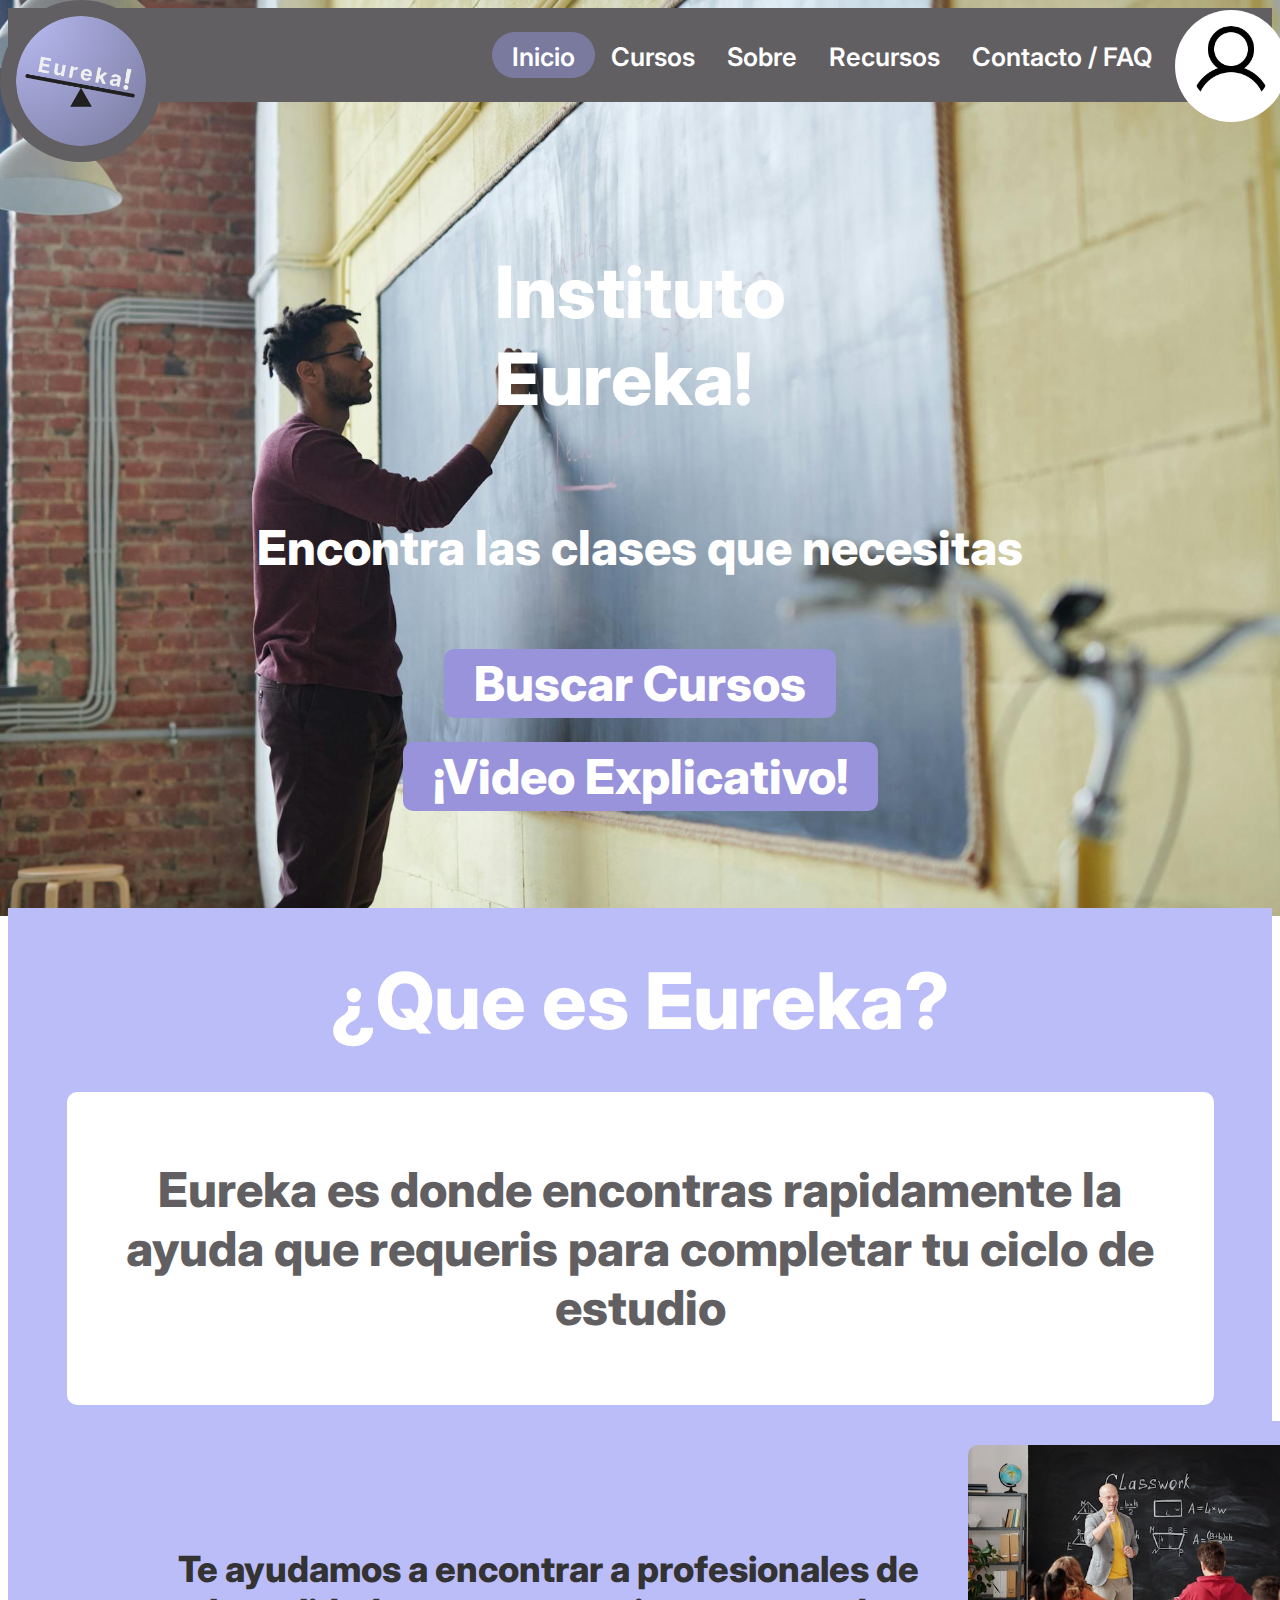
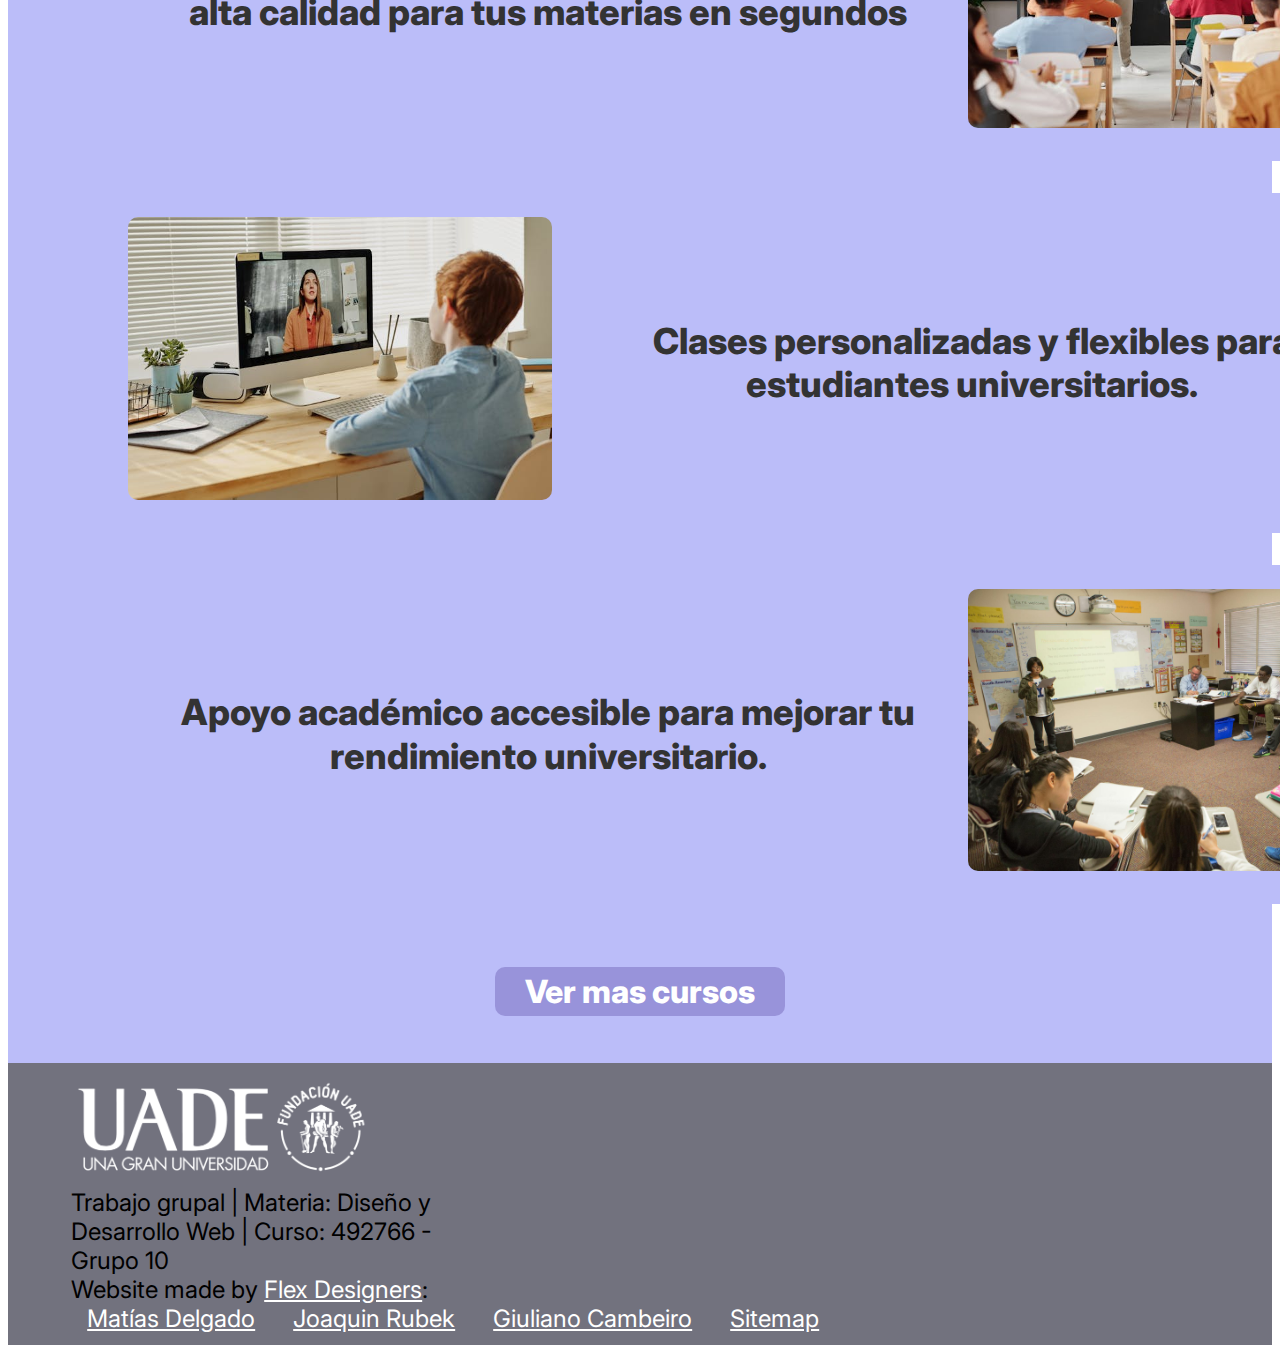
<file: index.html>
<!DOCTYPE html>
<html lang="es">
  <head>
    <meta charset="UTF-8" />
    <meta name="viewport" content="width=device-width, initial-scale=1.0" />
    <link rel="icon" href="./assets/images/logo.ico" />
    <title>Inicio | Eureka!</title>
    <link rel="stylesheet" href="./styles/index.css" />
    <link rel="stylesheet" href="./styles/header.css" />
    <link rel="stylesheet" href="./styles/footer.css" />
    <link rel="stylesheet" href="./styles/general.css" />
  </head>

  <body class="container-general">
    <hgroup class="main-flex">
      <header class="header-mobile">
        <div
          class="collapse header-broad-container"
          id="navbarToggleExternalContent"
        >
          <ul class="header--container">
            <li class="active-menu"><a href="">Inicio</a></li>
            <li><a href="./pages/courses_tutors.html">Cursos</a></li>
            <li><a href="./pages/about.html">Sobre</a></li>
            <li><a href="./pages/resources.html">Recursos</a></li>
            <li><a href="./pages/faq_contact.html">Contacto / FAQ</a></li>
            <li><a href="">Reservas</a></li>
          </ul>
        </div>
        <nav class="navbar navbar-dark">
          <div class="container-fluid header-collapsed-container">
            <button
              class="navbar-toggler"
              type="button"
              data-bs-toggle="collapse"
              data-bs-target="#navbarToggleExternalContent"
              aria-controls="navbarToggleExternalContent"
              aria-expanded="false"
              aria-label="Toggle navigation"
            >
              <span class="navbar-toggler-icon"></span>
            </button>
            <a href=""
              ><img src="./assets/images/logo.png" alt="logotipo de eureka"
            /></a>
          </div>
        </nav>
      </header>

      <header class="header-desktop">
        <nav class="header-desktop-container">
          <a href=""
            ><img src="./assets/images/logo.png" alt="logotipo de eureka"
          /></a>

          <ul class="header--container">
            <li class="active-menu"><a href="">Inicio</a></li>
            <li><a href="./pages/courses_tutors.html">Cursos</a></li>
            <li><a href="./pages/about.html">Sobre</a></li>
            <li><a href="./pages/resources.html">Recursos</a></li>
            <li><a href="./pages/faq_contact.html">Contacto / FAQ</a></li>
            <li class="push-left">
              <img
                src="./assets/images/user.png"
                alt="Representacion de Usuario"
              />
            </li>
          </ul>
          <div class="hidden-menu">
            <a href="./pages/reserves.html">Reservas</a>
          </div>
        </nav>
      </header>

      <article class="wordings-container">
        <h1>Instituto<br />Eureka!</h1>
        <h3>Encontra las clases que necesitas</h3>
        <button onclick="location.href='./pages/courses_tutors.html'">
          Buscar Cursos
        </button>
        <button onclick="window.open('https://youtu.be/MJc3bagxYMc', '_blank')">
          ¡Video Explicativo!
        </button>
      </article>

      <!-- Empty div for flex positioning -->
      <div></div>
    </hgroup>
    <section class="info-container">
      <div id="eureka">
        <h2>¿Que es Eureka?</h2>
      </div>
      <div id="eureka-content">
        <p>
          Eureka es donde encontras rapidamente la ayuda que requeris para
          completar tu ciclo de estudio
        </p>
      </div>
      <div class="info-container--item">
        <div class="info-container--item-image">
          <img src="./assets/images/index/class.jpg" />
        </div>
        <div class="info-container--item-text">
          <p>
            Te ayudamos a encontrar a profesionales de alta calidad para tus
            materias en segundos
          </p>
        </div>
      </div>
      <div class="info-container--item">
        <div class="info-container--item-image">
          <img src="./assets/images/index/student.jpg" />
        </div>
        <div class="info-container--item-text">
          <p>
            Clases personalizadas y flexibles para estudiantes universitarios.
          </p>
        </div>
      </div>
      <div class="info-container--item">
        <div class="info-container--item-image">
          <img src="./assets/images/index/room_class.jpg" />
        </div>
        <div class="info-container--item-text">
          <p>
            Apoyo académico accesible para mejorar tu rendimiento universitario.
          </p>
        </div>
      </div>
      <div class="info-container-btn">
        <button
          class="button"
          onclick="location.href='./pages/courses_tutors.html'"
        >
          Ver mas cursos
        </button>
      </div>
    </section>

    <footer class="footer-color">
      <div class="w-100">
        <div class="d-flex flex-wrap justify-content-between">
          <img
            src="./assets/images/logo-uade.png"
            alt="Logo de Universidad Argentina de la Empresa"
          />
          <p>
            Trabajo grupal | Materia: Diseño y Desarrollo Web | Curso: 492766 -
            Grupo 10
          </p>
        </div>
        <div class="d-flex flex-wrap justify-content-between">
          <p>
            Website made by
            <a
              href="https://mdelgadouade.github.io/DyDWeb_grupo10_servicios-profesionales/"
              target="_blank"
              >Flex Designers</a
            >:
          </p>
          <a
            href="https://mdelgadouade.github.io/SitioPortfolio/"
            target="_blank"
            >Matías Delgado</a
          >
          <a href="https://joacoru.github.io/tpo2/" target="_blank"
            >Joaquin Rubek</a
          >
          <a href="https://giuliano-camb.github.io/TPO2/" target="_blank"
            >Giuliano Cambeiro</a
          >
          <a href="./pages/sitemap.html">Sitemap</a>
        </div>
      </div>
    </footer>

    <link
      href="https://cdn.jsdelivr.net/npm/bootstrap@5.0.2/dist/css/bootstrap.min.css"
      rel="stylesheet"
      integrity="sha384-EVSTQN3/azprG1Anm3QDgpJLIm9Nao0Yz1ztcQTwFspd3yD65VohhpuuCOmLASjC"
      crossorigin="anonymous"
    />
    <script
      src="https://cdn.jsdelivr.net/npm/bootstrap@5.0.2/dist/js/bootstrap.bundle.min.js"
      integrity="sha384-MrcW6ZMFYlzcLA8Nl+NtUVF0sA7MsXsP1UyJoMp4YLEuNSfAP+JcXn/tWtIaxVXM"
      crossorigin="anonymous"
    ></script>
    <script>
      function handleReservation() {
        const reservation = document.querySelector(".hidden-menu");
        const user = document.querySelector(".push-left");

        user.addEventListener("click", () => {
          reservation.style.display = "flex";
        });

        reservation.addEventListener("mouseleave", () => {
          reservation.style.display = "none";
        });
      }

      handleReservation();
    </script>
  </body>
</html>
</file>
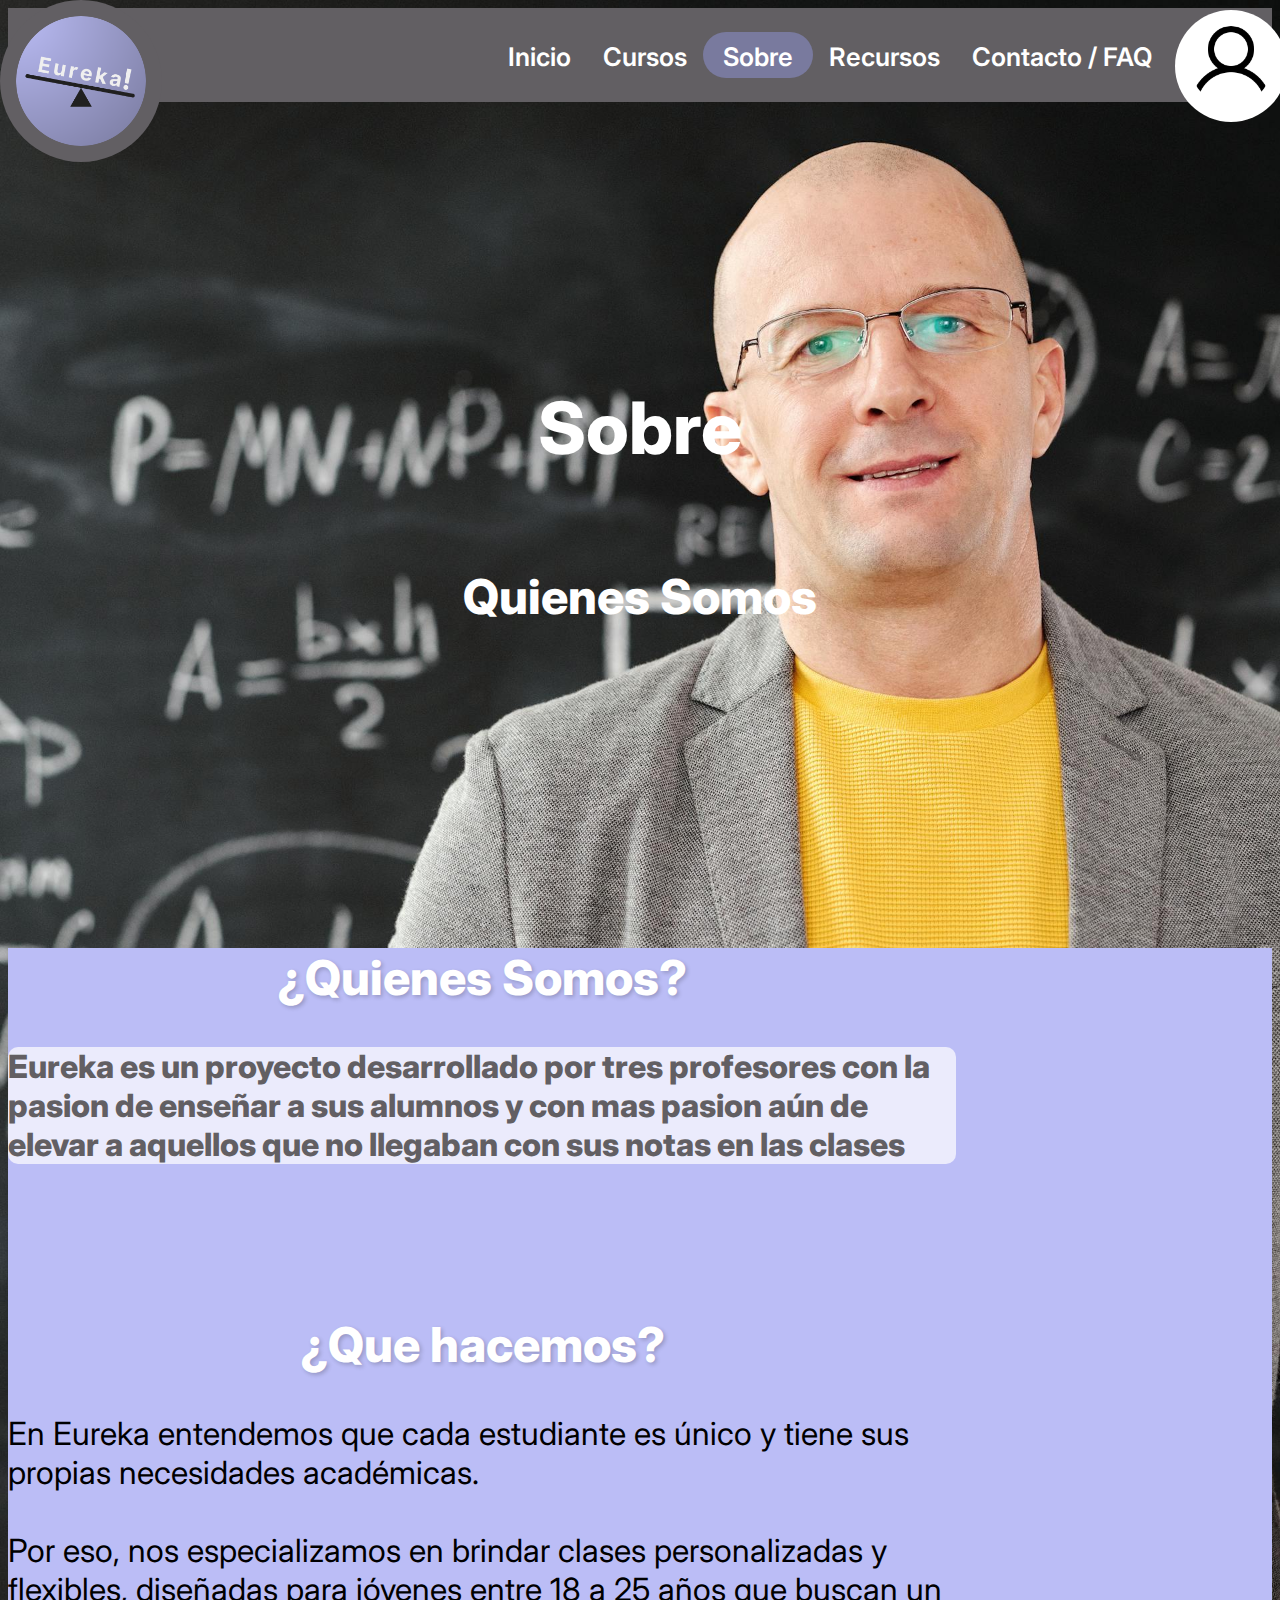
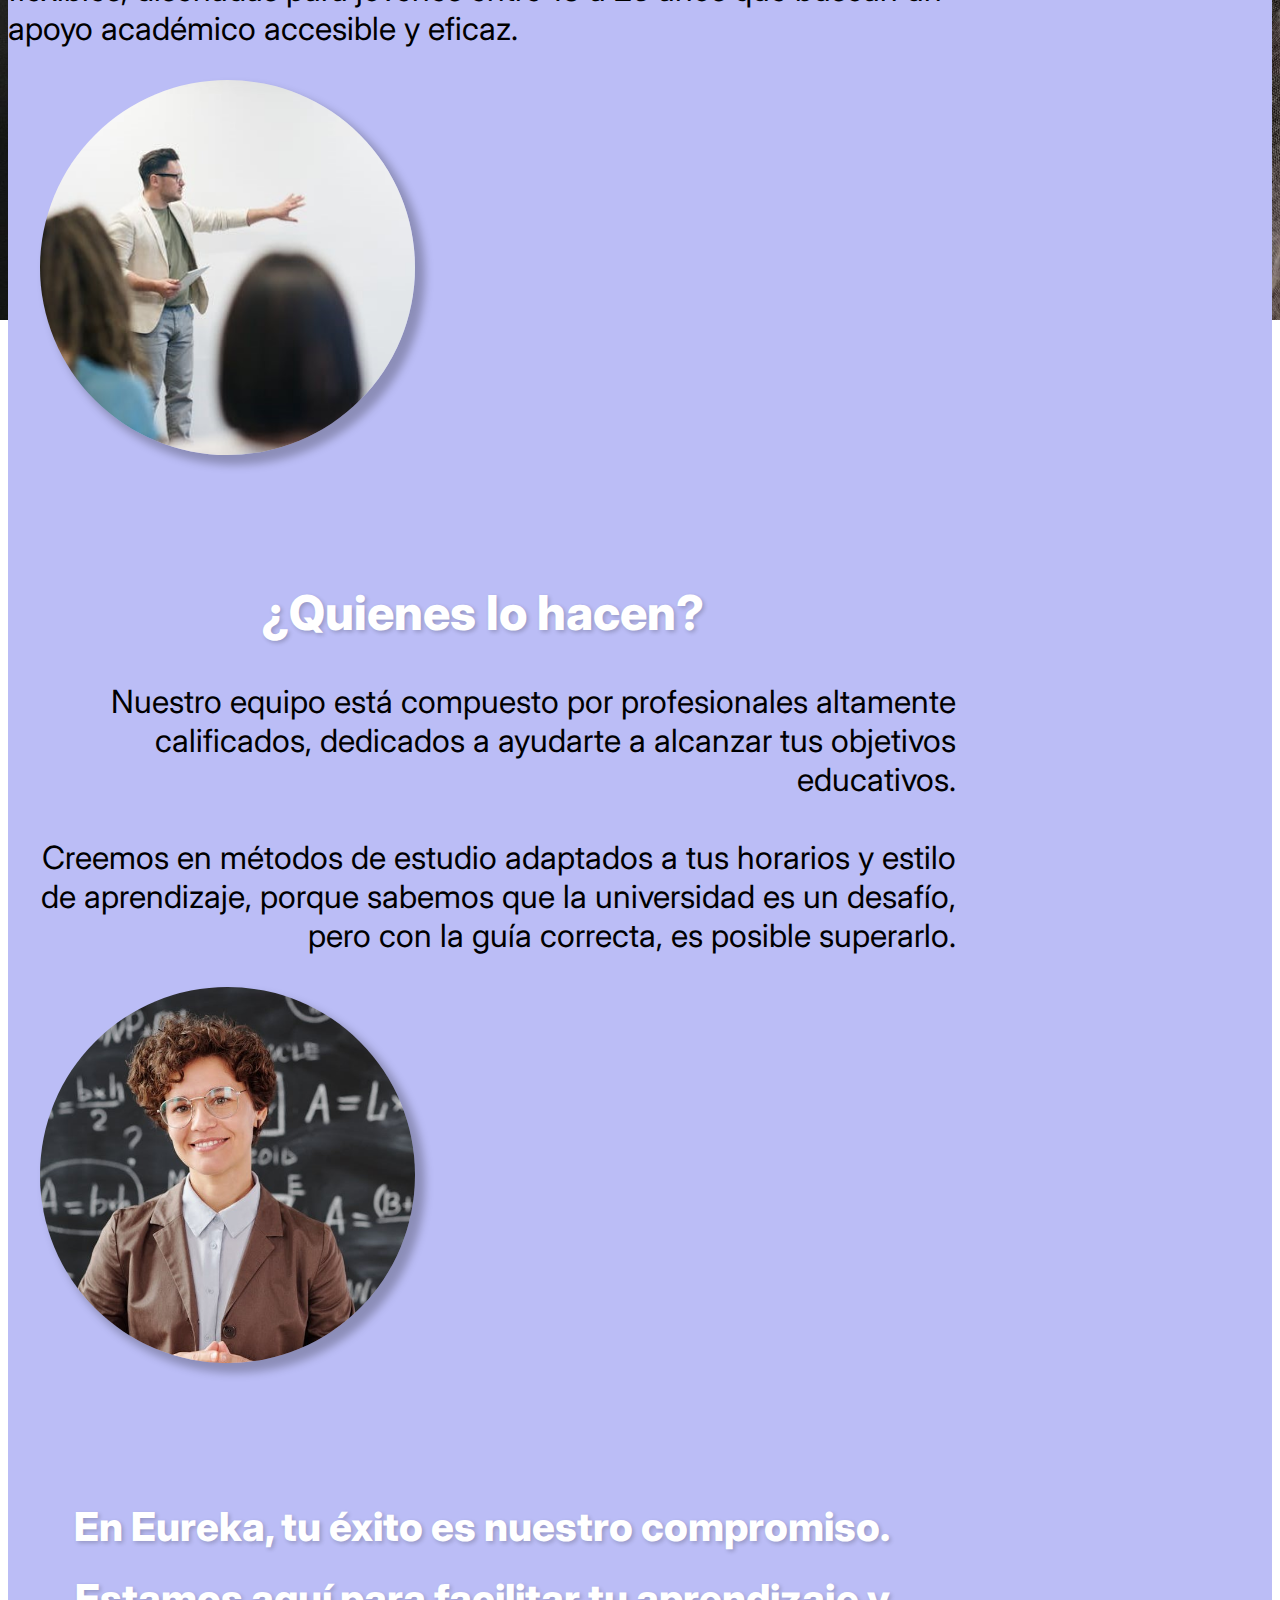
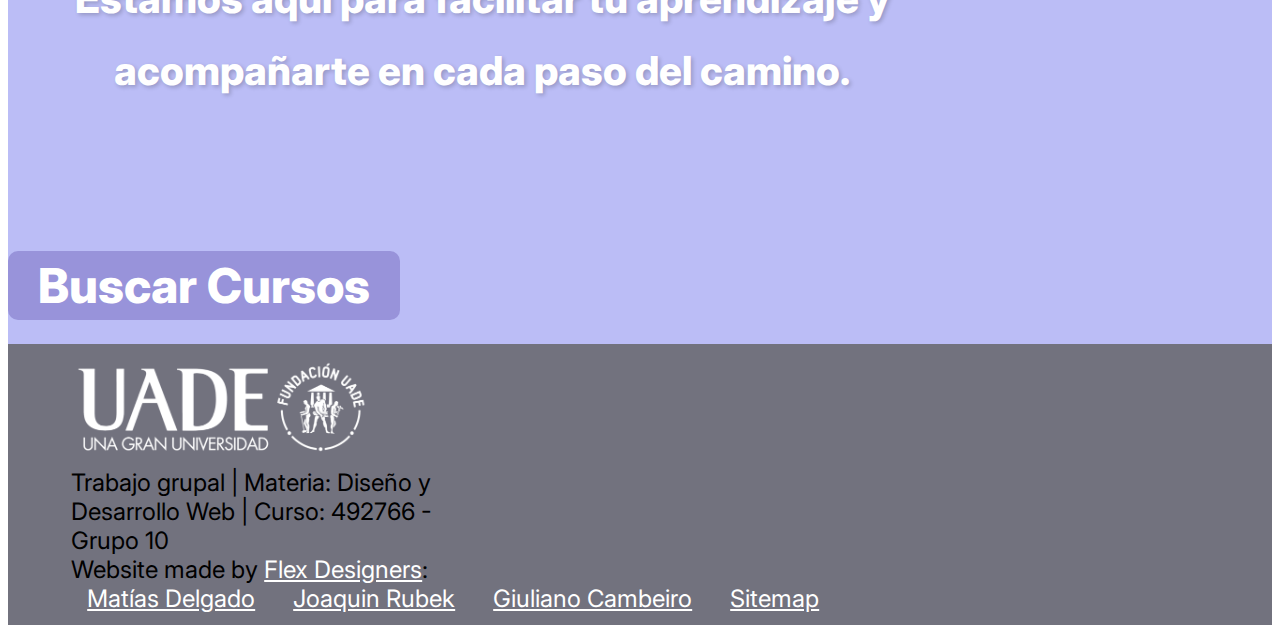
<file: pages/about.html>
<!DOCTYPE html>
<html lang="en">

<head>
  <meta charset="UTF-8" />
  <meta name="viewport" content="width=device-width, initial-scale=1.0" />
  <link rel="icon" href="../assets/images/logo.ico" />
  <link rel="stylesheet" href="../styles/header.css" />
  <link rel="stylesheet" href="../styles/general.css" />
  <link rel="stylesheet" href="../styles/about.css" />
  <link rel="stylesheet" href="../styles/footer.css" />
  <title>Nosotros | Eureka!</title>
</head>

<body class="container-general">
  <hgroup class="main-flex">
    <header class="header-mobile">
      <div class="collapse header-broad-container" id="navbarToggleExternalContent">
        <ul class="header--container">
          <li><a href="../index.html">Inicio</a></li>
          <li><a href="./courses_tutors.html">Cursos</a></li>
          <li><a href="">Sobre</a></li>
          <li><a href="./resources.html">Recursos</a></li>
          <li><a href="./faq_contact.html">Contacto / FAQ</a></li>
          <li><a href="./reserves.html">Reservas</a></li>
        </ul>
      </div>
      <nav class="navbar navbar-dark">
        <div class="container-fluid header-collapsed-container">
          <button class="navbar-toggler" type="button" data-bs-toggle="collapse"
            data-bs-target="#navbarToggleExternalContent" aria-controls="navbarToggleExternalContent"
            aria-expanded="false" aria-label="Toggle navigation">
            <span class="navbar-toggler-icon"></span>
          </button>
          <a href="../index.html"><img src="../assets/images/logo.png" alt="logotipo de eureka" /></a>
        </div>
      </nav>
    </header>

    <header class="header-desktop">
      <nav class="header-desktop-container">
        <a href="../index.html"><img src="../assets/images/logo.png" alt="logotipo de eureka" /></a>

        <ul class="header--container">
          <li><a href="../index.html">Inicio</a></li>
          <li><a href="./courses_tutors.html">Cursos</a></li>
          <li class="active-menu"><a>Sobre</a></li>
          <li><a href="./resources.html">Recursos</a></li>
          <li><a href="./faq_contact.html">Contacto / FAQ</a></li>
          <li class="push-left">
            <img src="../assets/images/user.png" alt="Representacion de Usuario" />
          </li>
        </ul>
        <div class="hidden-menu">
          <a href="./reserves.html">Reservas</a>
        </div>
      </nav>
    </header>

    <section>
      <article class="wordings-container">
        <h1>Sobre</h1>
        <h3>Quienes Somos</h3>
      </article>
    </section>
    <div></div>
  </hgroup>

  <main id="sobre" class="d-flex flex-column align-items-center background-color-primary py-5">
    <section>
      <h2 class="wordings-container-main my-4">¿Quienes Somos?</h2>
      <div class="box-color-white p-3 px-5">
        <p>
          Eureka es un proyecto desarrollado por tres profesores con la pasion
          de enseñar a sus alumnos y con mas pasion aún de elevar a aquellos
          que no llegaban con sus notas en las clases
        </p>
      </div>
    </section>
    <section>
      <h2 class="wordings-container-main my-4">¿Que hacemos?</h2>
      <div class="d-flex flex-column align-items-center">
        <p>
          En Eureka entendemos que cada estudiante es único y tiene sus
          propias necesidades académicas.<br /><br />
          <!-- esto es mala practica pero me duele la cabeza -->
          Por eso, nos especializamos en brindar clases personalizadas y
          flexibles, diseñadas para jóvenes entre 18 a 25 años que buscan un
          apoyo académico accesible y eficaz.
        </p>
        <img src="../assets/images/about/about-1.jpg" alt="Profesor enseñando" />
      </div>
    </section>
    <section>
      <h2 class="wordings-container-main mb-4">¿Quienes lo hacen?</h2>
      <div class="d-flex flex-column align-items-center change-direction">
        <p>
          Nuestro equipo está compuesto por profesionales altamente
          calificados, dedicados a ayudarte a alcanzar tus objetivos
          educativos.<br /><br />Creemos en métodos de estudio adaptados a tus
          <!-- esto es mala practica pero me duele la cabeza -->
          horarios y estilo de aprendizaje, porque sabemos que la universidad
          es un desafío, pero con la guía correcta, es posible superarlo.
        </p>
        <img src="../assets/images/about/about-2.jpg" alt="Profesora sonriendo" />
      </div>
    </section>
    <section id="closing-remarks" class="w-75 my-5 text-center">
      <p>
        En Eureka, tu éxito es nuestro compromiso. Estamos aquí para facilitar
        tu aprendizaje y acompañarte en cada paso del camino.
      </p>
    </section>

    <button>Buscar Cursos</button>
  </main>

  <footer class="footer-color">
    <div class="w-100">
      <div class="d-flex flex-wrap justify-content-between">
        <img src="../assets/images/logo-uade.png" alt="Logo de Universidad Argentina de la Empresa" />
        <p>
          Trabajo grupal | Materia: Diseño y Desarrollo Web | Curso: 492766 -
          Grupo 10
        </p>
      </div>
      <div class="d-flex flex-wrap justify-content-between">
        <p>
          Website made by
          <a href="https://mdelgadouade.github.io/DyDWeb_grupo10_servicios-profesionales/" target="_blank">Flex
            Designers</a>:
        </p>
        <a href="https://mdelgadouade.github.io/SitioPortfolio/" target="_blank">Matías Delgado</a>
        <a href="https://joacoru.github.io/tpo2/" target="_blank">Joaquin Rubek</a>
        <a href="https://giuliano-camb.github.io/TPO2/" target="_blank">Giuliano Cambeiro</a>
        <a href="./sitemap.html">Sitemap</a>
      </div>
    </div>
  </footer>

  <link href="https://cdn.jsdelivr.net/npm/bootstrap@5.0.2/dist/css/bootstrap.min.css" rel="stylesheet"
    integrity="sha384-EVSTQN3/azprG1Anm3QDgpJLIm9Nao0Yz1ztcQTwFspd3yD65VohhpuuCOmLASjC" crossorigin="anonymous" />
  <script src="https://cdn.jsdelivr.net/npm/bootstrap@5.0.2/dist/js/bootstrap.bundle.min.js"
    integrity="sha384-MrcW6ZMFYlzcLA8Nl+NtUVF0sA7MsXsP1UyJoMp4YLEuNSfAP+JcXn/tWtIaxVXM"
    crossorigin="anonymous"></script>

  <script>
    function handleReservation() {
      const reservation = document.querySelector('.hidden-menu');
      const user = document.querySelector('.push-left');

      user.addEventListener('click', () => {
        reservation.style.display = 'flex';
      });

      reservation.addEventListener('mouseleave', () => {
        reservation.style.display = 'none';
      })
    }

    handleReservation();
  </script>
</body>

</html>
</file>
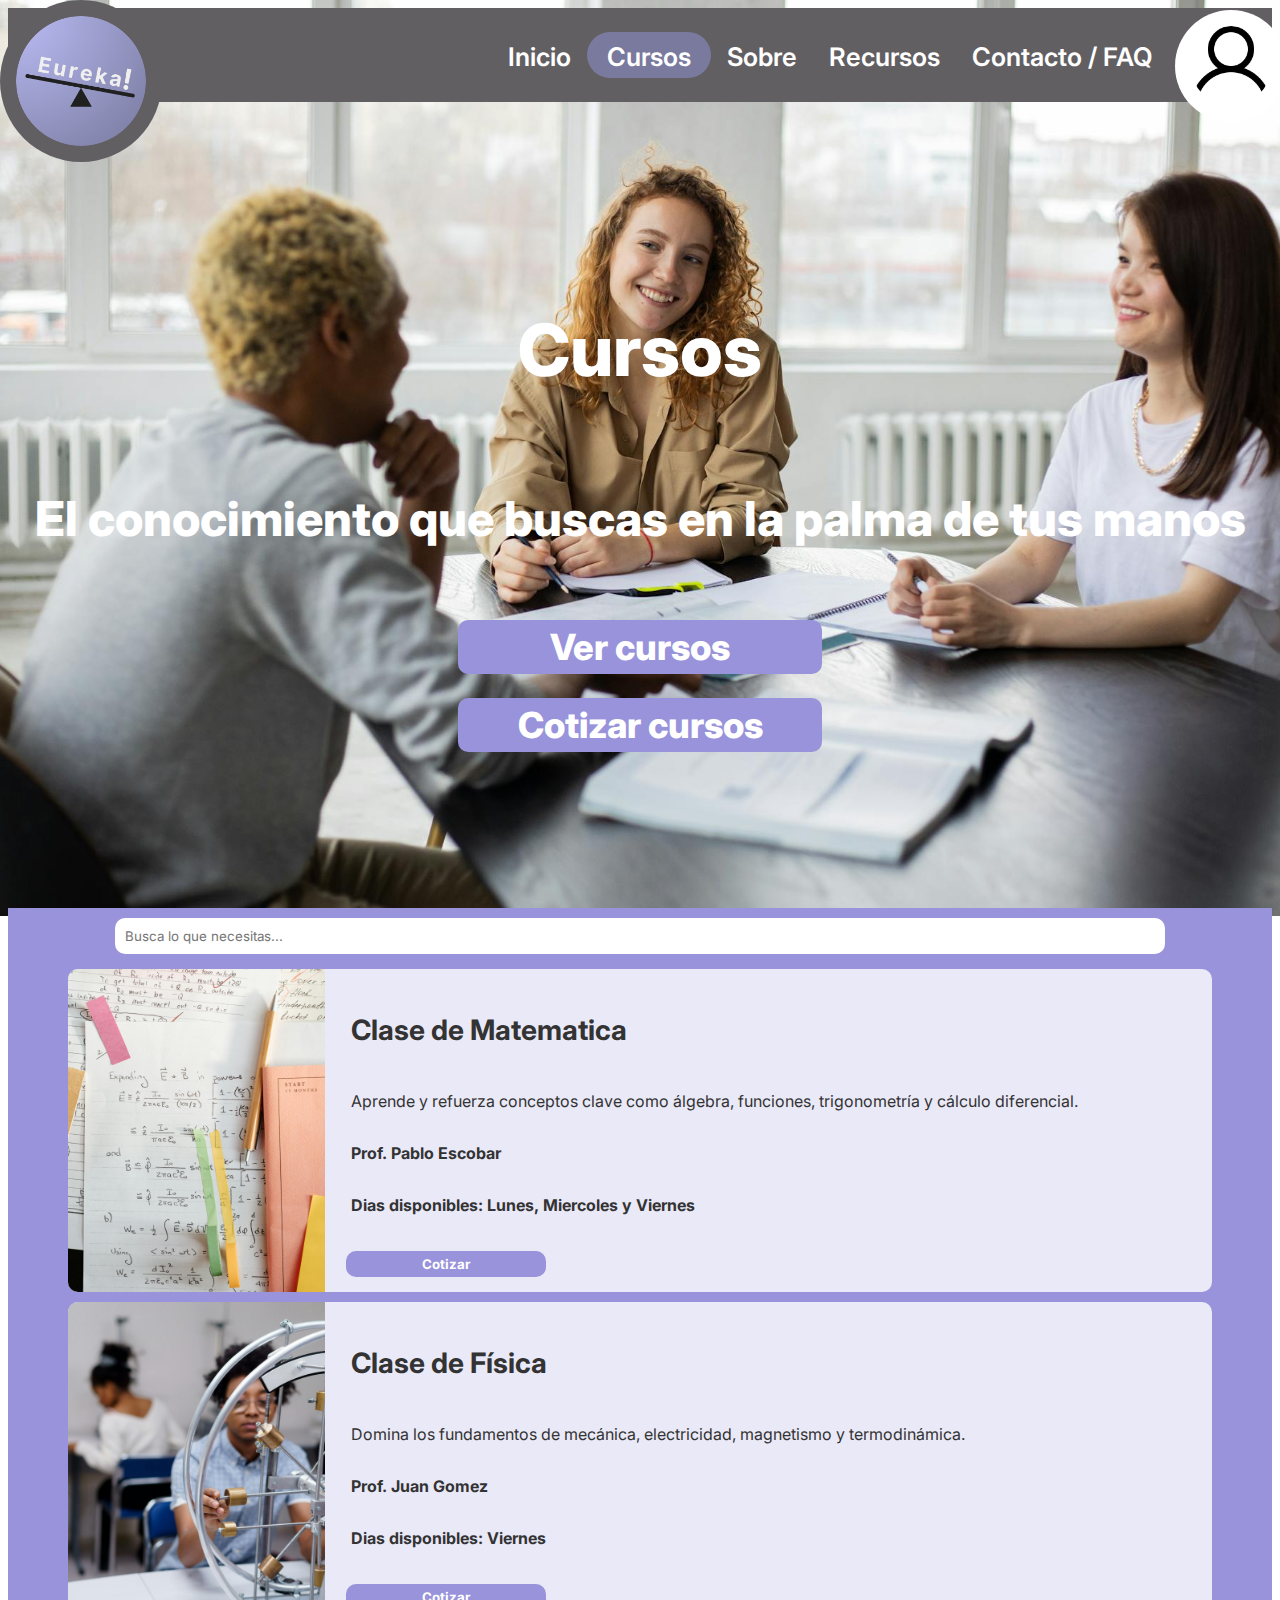
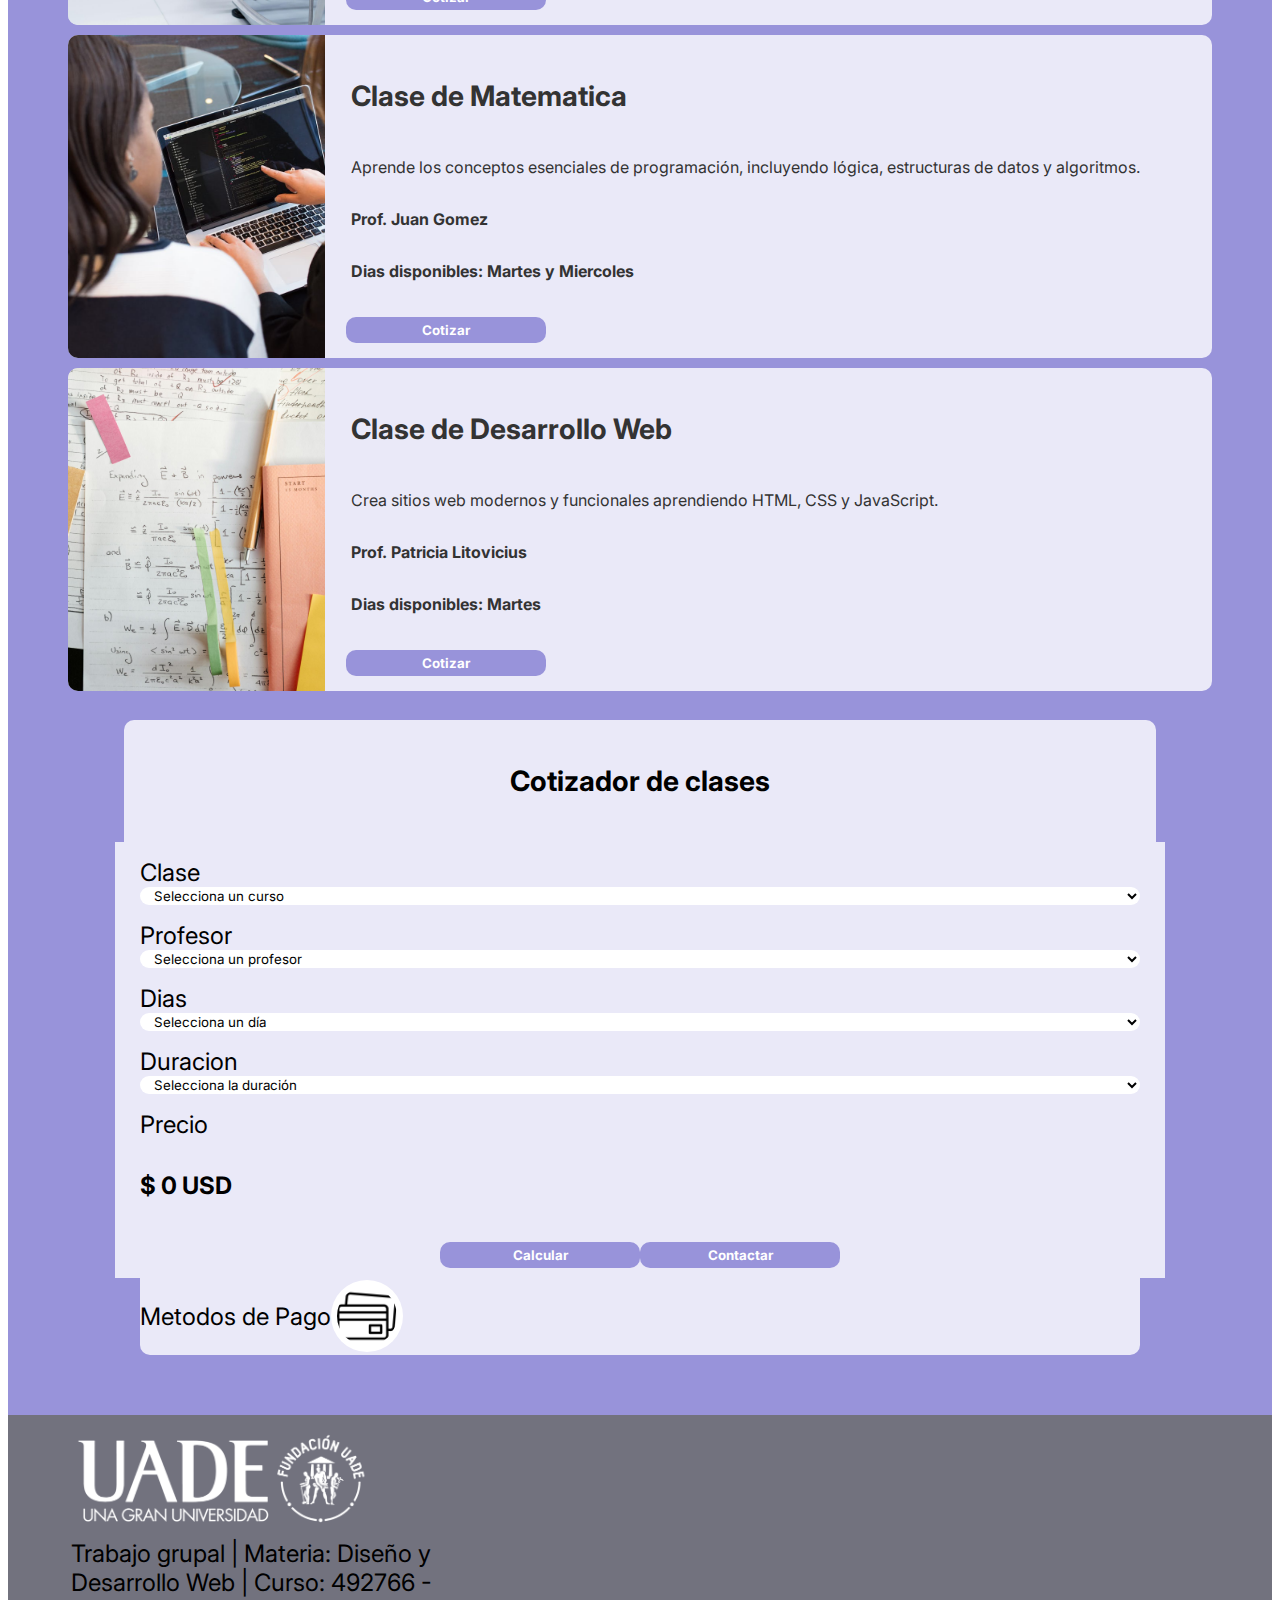
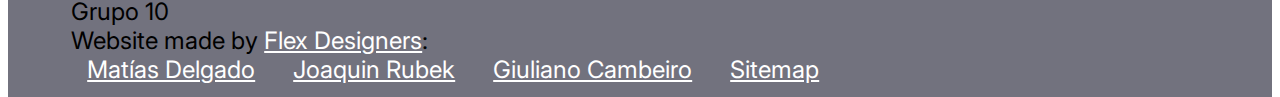
<file: pages/courses_tutors.html>
<!DOCTYPE html>
<html lang="en">
  <head>
    <meta charset="UTF-8" />
    <link rel="icon" href="../assets/images/logo.ico" />
    <meta name="viewport" content="width=device-width, initial-scale=1.0" />
    <link rel="stylesheet" href="../styles/header.css" />
    <link rel="stylesheet" href="../styles/class.css" />
    <link rel="stylesheet" href="../styles/footer.css" />
    <link rel="stylesheet" href="../styles/general.css" />
    <title>Cursos | Eureka!</title>
  </head>

  <body class="container-general">
    <hgroup class="main-flex">
      <header class="header-mobile">
        <div
          class="collapse header-broad-container"
          id="navbarToggleExternalContent"
        >
          <ul class="header--container">
            <li><a href="../index.html">Inicio</a></li>
            <li><a href="">Cursos</a></li>
            <li><a href="./about.html">Sobre</a></li>
            <li><a href="./resources.html">Recursos</a></li>
            <li><a href="./faq_contact.html">Contacto / FAQ</a></li>
            <li><a href="./reserves.html">Reservas</a></li>
          </ul>
        </div>
        <nav class="navbar navbar-dark">
          <div class="container-fluid header-collapsed-container">
            <button
              class="navbar-toggler"
              type="button"
              data-bs-toggle="collapse"
              data-bs-target="#navbarToggleExternalContent"
              aria-controls="navbarToggleExternalContent"
              aria-expanded="false"
              aria-label="Toggle navigation"
            >
              <span class="navbar-toggler-icon"></span>
            </button>
            <a href="../index.html"
              ><img src="../assets/images/logo.png" alt="logotipo de eureka"
            /></a>
          </div>
        </nav>
      </header>

      <header class="header-desktop">
        <nav class="header-desktop-container">
          <a href="../index.html"
            ><img src="../assets/images/logo.png" alt="logotipo de eureka"
          /></a>

          <ul class="header--container">
            <li><a href="../index.html">Inicio</a></li>
            <li class="active-menu"><a href="">Cursos</a></li>
            <li><a href="./about.html">Sobre</a></li>
            <li><a href="./resources.html">Recursos</a></li>
            <li><a href="./faq_contact.html">Contacto / FAQ</a></li>
            <li class="push-left">
              <img
                src="../assets/images/user.png"
                alt="Representacion de Usuario"
              />
            </li>
          </ul>
          <div class="hidden-menu">
            <a href="./reserves.html">Reservas</a>
          </div>
        </nav>
      </header>

      <section class="wordings-section">
        <article class="wordings-container">
          <h1>Cursos</h1>
          <h3>El conocimiento que buscas en la palma de tus manos</h3>
          <button onclick="location.href='#courses'">Ver cursos</button>
          <button onclick="location.href='#course-quoter'">
            Cotizar cursos
          </button>
        </article>
      </section>

      <div></div>
    </hgroup>

    <section class="courses-container" id="courses">
      <article class="search-container">
        <input type="text" placeholder="Busca lo que necesitas..." />
      </article>

      <article class="course">
        <div class="course-image">
          <img src="../assets/images/courses/math.jpg" />
        </div>
        <div class="course-info-container">
          <div class="course-title">
            <h3>Clase de Matematica</h3>
          </div>
          <div class="course-description">
            <p>
              Aprende y refuerza conceptos clave como álgebra, funciones,
              trigonometría y cálculo diferencial.
            </p>
          </div>
          <div class="course-info">
            <p>Prof. Pablo Escobar</p>
          </div>
          <div class="course-info">
            <p>Dias disponibles: Lunes, Miercoles y Viernes</p>
          </div>
          <div class="course-btn">
            <button onclick="location.href='#course-quoter'">Cotizar</button>
          </div>
        </div>
      </article>

      <article class="course">
        <div class="course-image">
          <img src="../assets/images/courses/physics.jpg" />
        </div>
        <div class="course-info-container">
          <div class="course-title">
            <h3>Clase de Física</h3>
          </div>
          <div class="course-description">
            <p>
              Domina los fundamentos de mecánica, electricidad, magnetismo y
              termodinámica.
            </p>
          </div>
          <div class="course-info">
            <p>Prof. Juan Gomez</p>
          </div>
          <div class="course-info">
            <p>Dias disponibles: Viernes</p>
          </div>
          <div class="course-btn">
            <button onclick="location.href='#course-quoter'">Cotizar</button>
          </div>
        </div>
      </article>

      <article class="course">
        <div class="course-image">
          <img src="../assets/images/courses/programming.jpg" />
        </div>
        <div class="course-info-container">
          <div class="course-title">
            <h3>Clase de Matematica</h3>
          </div>
          <div class="course-description">
            <p>
              Aprende los conceptos esenciales de programación, incluyendo
              lógica, estructuras de datos y algoritmos.
            </p>
          </div>
          <div class="course-info">
            <p>Prof. Juan Gomez</p>
          </div>
          <div class="course-info">
            <p>Dias disponibles: Martes y Miercoles</p>
          </div>
          <div class="course-btn">
            <button onclick="location.href='#course-quoter'">Cotizar</button>
          </div>
        </div>
      </article>

      <article class="course">
        <div class="course-image">
          <img src="../assets/images/courses/math.jpg" />
        </div>
        <div class="course-info-container">
          <div class="course-title">
            <h3>Clase de Desarrollo Web</h3>
          </div>
          <div class="course-description">
            <p>
              Crea sitios web modernos y funcionales aprendiendo HTML, CSS y
              JavaScript.
            </p>
          </div>
          <div class="course-info">
            <p>Prof. Patricia Litovicius</p>
          </div>
          <div class="course-info">
            <p>Dias disponibles: Martes</p>
          </div>
          <div class="course-btn">
            <button onclick="location.href='#course-quoter'">Cotizar</button>
          </div>
        </div>
      </article>
    </section>

    <section class="course-quoter-container" id="course-quoter">
      <div class="course-quoter-title">
        <h3>Cotizador de clases</h3>
      </div>
      <form>
        <div class="couse-quoter-item">
          <label for="course"> Clase </label>

          <select name="" id="course" required>
            <option value="" disabled selected>Selecciona un curso</option>
          </select>
        </div>
        <div class="couse-quoter-item">
          <label for="profesor"> Profesor </label>

          <select name="" id="professor" required>
            <option value="" disabled selected>Selecciona un profesor</option>
          </select>
        </div>
        <div class="couse-quoter-item">
          <label> Dias </label>

          <select name="" id="days" required>
            <option value="" disabled selected>Selecciona un día</option>
          </select>
        </div>
        <div class="couse-quoter-item">
          <label for="duration"> Duracion </label>

          <select name="" id="duration" required>
            <option value="" disabled selected>Selecciona la duración</option>
            <option value="1">1 Hora</option>
            <option value="2">2 Horas</option>
            <option value="3">3 Horas</option>
            <option value="4">4 Horas</option>
            <option value="5">5 Horas</option>
          </select>
        </div>
        <div class="couse-quoter-item">
          <label> Precio </label>
          <h4 id="price">$ 0 USD</h4>
        </div>

        <div class="course-quoter-btn">
          <button class="mx-2" id="calculate-price">Calcular</button>
          <form>
            <!-- Se crea de esta forma para no tener problemas de accesibilidad -->
            <button
              class="mx-2"
              role="link"
              onclick="location.href='./faq_contact.html'"
            >
              Contactar
            </button>
          </form>
        </div>
      </form>
      <div class="d-flex flex-wrap py-3 justify-content-center">
        <div id="payments">
          <p class="pe-5">Metodos de Pago</p>
          <img
            src="../assets/images/credit-card.png"
            alt="Ilustracion de tarjeta de credito"
            id="credit-card"
          />
        </div>
        <div id="metodos_de_pago">
          <div>
            <h3>Tarjetas</h3>
            <img src="../assets/images/pay-method/visa.png" alt="Visa" /><img
              src="../assets/images/pay-method/master.svg"
              alt="Master Card"
            />
            <p>Credito y Debito</p>
          </div>
          <div>
            <h3>Billeteras virtuales</h3>
            <img
              id="mp"
              src="../assets/images/pay-method/mp.svg"
              alt="Mercado Pago"
            /><img src="../assets/images/pay-method/uala.png" alt="Uála" />
          </div>
        </div>
      </div>
    </section>

    <footer class="footer-color">
      <div class="w-100">
        <div class="d-flex flex-wrap justify-content-between">
          <img
            src="../assets/images/logo-uade.png"
            alt="Logo de Universidad Argentina de la Empresa"
          />
          <p>
            Trabajo grupal | Materia: Diseño y Desarrollo Web | Curso: 492766 -
            Grupo 10
          </p>
        </div>
        <div class="d-flex flex-wrap justify-content-between">
          <p>
            Website made by
            <a
              href="https://mdelgadouade.github.io/DyDWeb_grupo10_servicios-profesionales/"
              target="_blank"
              >Flex Designers</a
            >:
          </p>
          <a
            href="https://mdelgadouade.github.io/SitioPortfolio/"
            target="_blank"
            >Matías Delgado</a
          >
          <a href="https://joacoru.github.io/tpo2/" target="_blank"
            >Joaquin Rubek</a
          >
          <a href="https://giuliano-camb.github.io/Portfolio--/" target="_blank"
            >Giuliano Cambeiro</a
          >
          <a href="./sitemap.html">Sitemap</a>
        </div>
      </div>
    </footer>

    <link
      href="https://cdn.jsdelivr.net/npm/bootstrap@5.0.2/dist/css/bootstrap.min.css"
      rel="stylesheet"
      integrity="sha384-EVSTQN3/azprG1Anm3QDgpJLIm9Nao0Yz1ztcQTwFspd3yD65VohhpuuCOmLASjC"
      crossorigin="anonymous"
    />
    <script
      src="https://cdn.jsdelivr.net/npm/bootstrap@5.0.2/dist/js/bootstrap.bundle.min.js"
      integrity="sha384-MrcW6ZMFYlzcLA8Nl+NtUVF0sA7MsXsP1UyJoMp4YLEuNSfAP+JcXn/tWtIaxVXM"
      crossorigin="anonymous"
    ></script>
    <script>
      const paymentsMethodsSummary = document.querySelector("#payments");
      const paymentsMethods = document.querySelector("#metodos_de_pago");

      paymentsMethodsSummary.addEventListener("mouseenter", () => {
        paymentsMethods.style.display = "flex";
      });

      paymentsMethodsSummary.addEventListener("mouseleave", () => {
        setTimeout(() => {
          paymentsMethods.style.display = "none";
        }, 1000);
      });

      function handleReservation() {
        const reservation = document.querySelector(".hidden-menu");
        const user = document.querySelector(".push-left");

        user.addEventListener("click", () => {
          reservation.style.display = "flex";
        });

        reservation.addEventListener("mouseleave", () => {
          reservation.style.display = "none";
        });
      }

      const database = [
        {
          course: "Matemática",
          professors: [
            {
              name: "Pablo Escobar",
              days: ["Lunes", "Miercoles", "Viernes"],
              duration: 2,
              hourly_rate: 50,
            },
            {
              name: "Juan Gomez",
              days: ["Martes", "Miercoles"],
              duration: 1.5,
              hourly_rate: 45,
            },
          ],
        },
        {
          course: "Física",
          professors: [
            {
              name: "Juan Gomez",
              days: ["Viernes"],
              duration: 2,
              hourly_rate: 60,
            },
          ],
        },
        {
          course: "Desarrollo Web",
          professors: [
            {
              name: "Patricia Litovicius",
              days: ["Miercoles"],
              duration: 3,
              hourly_rate: 40,
            },
          ],
        },
      ];

      function initializeForm(data) {
        const selectCourse = document.getElementById("course");
        const selectProfessor = document.getElementById("professor");
        const selectDays = document.getElementById("days");
        const selectDuration = document.getElementById("duration");
        const priceDisplay = document.getElementById("price");
        const calculateButton = document.getElementById("calculate-price");

        data.forEach((course) => {
          const option = document.createElement("option");
          option.value = course.course;
          option.textContent = course.course;
          selectCourse.appendChild(option);
        });

        selectCourse.addEventListener("change", () => {
          const selectedCourse = data.find(
            (course) => course.course === selectCourse.value
          );
          if (selectedCourse) {
            clearSelect(selectProfessor, "Selecciona un profesor");
            clearSelect(selectDays, "Selecciona un día");
            selectDuration.value = "";
            priceDisplay.textContent = "$ 0 USD";

            selectedCourse.professors.forEach((professor) => {
              const option = document.createElement("option");
              option.value = professor.name;
              option.textContent = professor.name;
              selectProfessor.appendChild(option);
            });
          }
        });

        selectProfessor.addEventListener("change", () => {
          const selectedCourse = data.find(
            (course) => course.course === selectCourse.value
          );
          const selectedProfessor = selectedCourse.professors.find(
            (professor) => professor.name === selectProfessor.value
          );
          if (selectedProfessor) {
            clearSelect(selectDays, "Select a day");
            selectDuration.value = "";
            priceDisplay.textContent = "$ 0 USD";

            selectedProfessor.days.forEach((day) => {
              const option = document.createElement("option");
              option.value = day;
              option.textContent = day;
              selectDays.appendChild(option);
            });
          }
        });

        calculateButton.addEventListener("click", (event) => {
          event.preventDefault();
          const selectedCourse = data.find(
            (course) => course.course === selectCourse.value
          );
          const selectedProfessor = selectedCourse?.professors.find(
            (professor) => professor.name === selectProfessor.value
          );
          const selectedDuration = parseFloat(selectDuration.value);

          if (selectedProfessor && selectDays.value && selectedDuration) {
            const totalPrice = selectedDuration * selectedProfessor.hourly_rate;
            priceDisplay.textContent = `$ ${totalPrice.toFixed(2)} USD`;
          } else {
            alert("Please complete all fields to get a quote.");
          }
        });
      }

      function clearSelect(select, placeholder) {
        select.innerHTML = "";
        const option = document.createElement("option");
        option.value = "";
        option.disabled = true;
        option.selected = true;
        option.textContent = placeholder;
        select.appendChild(option);
      }

      initializeForm(database);
      handleReservation();
    </script>
  </body>
</html>
</file>
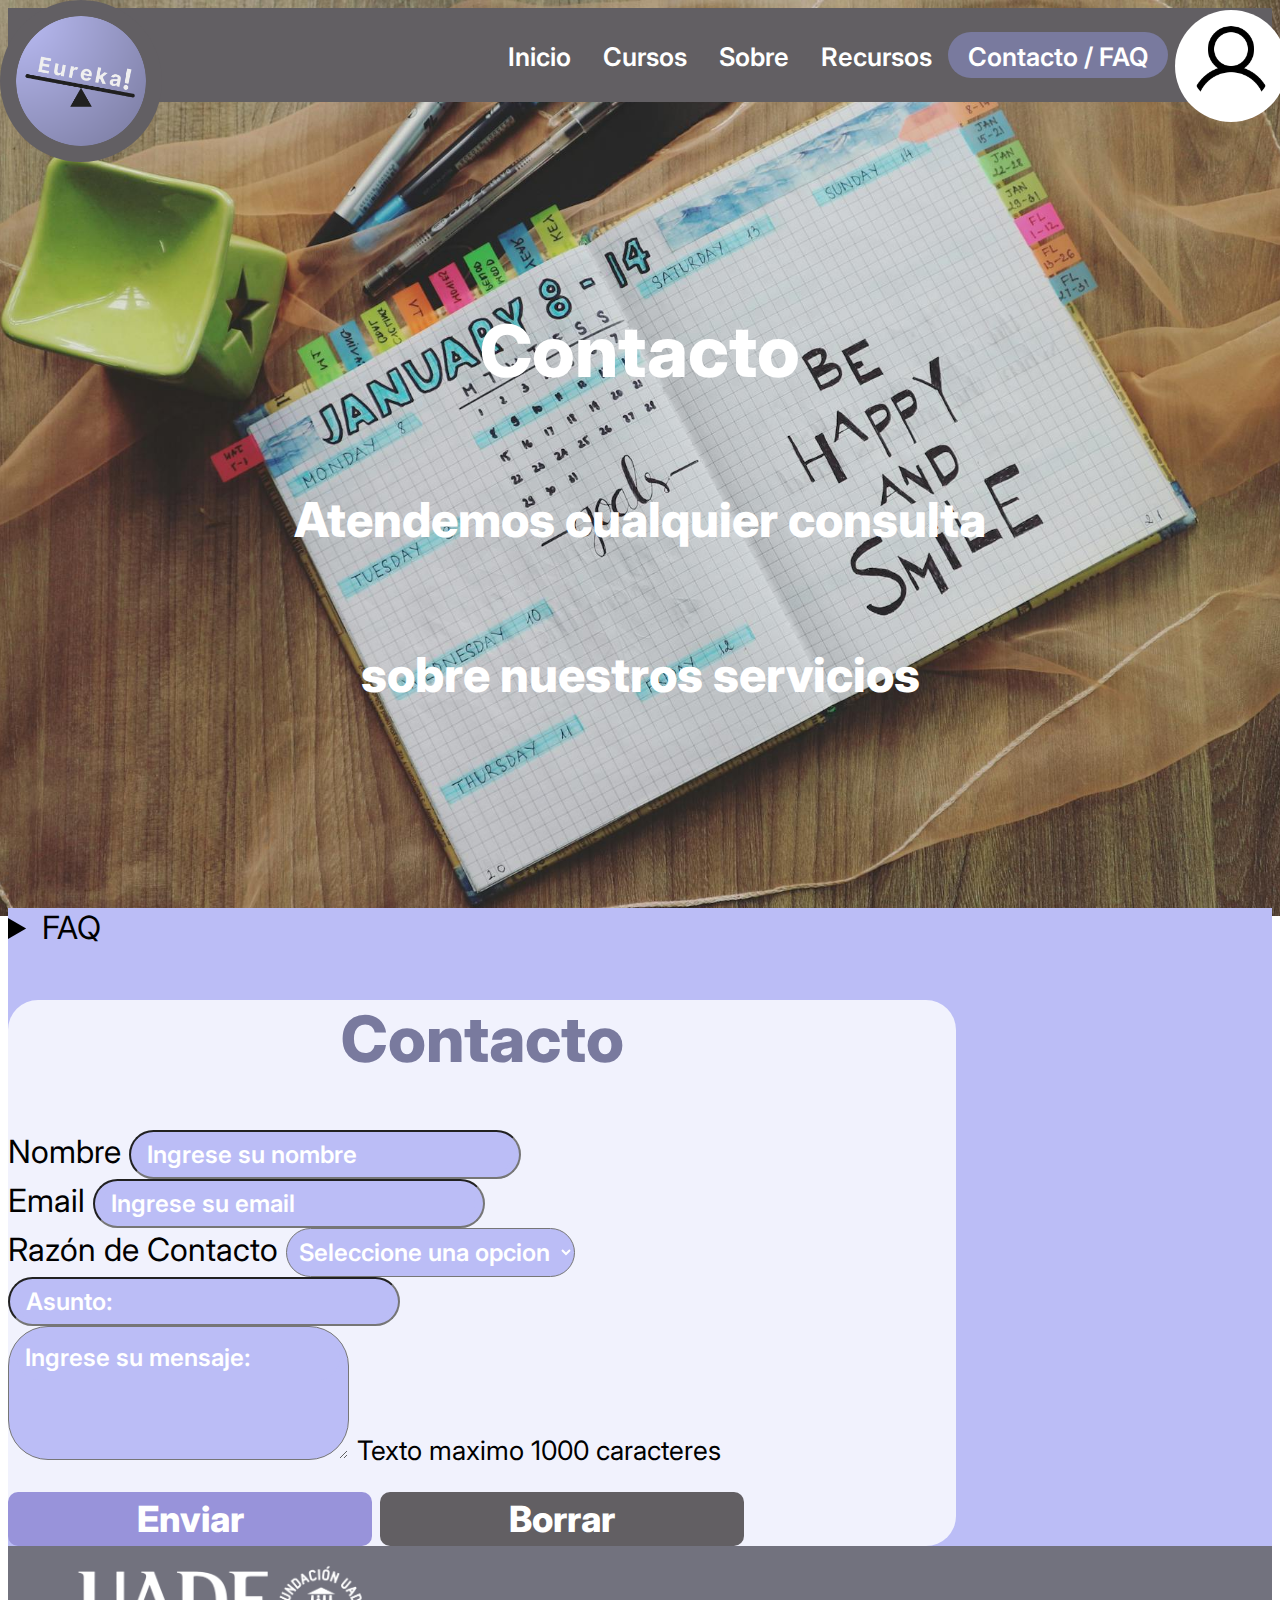
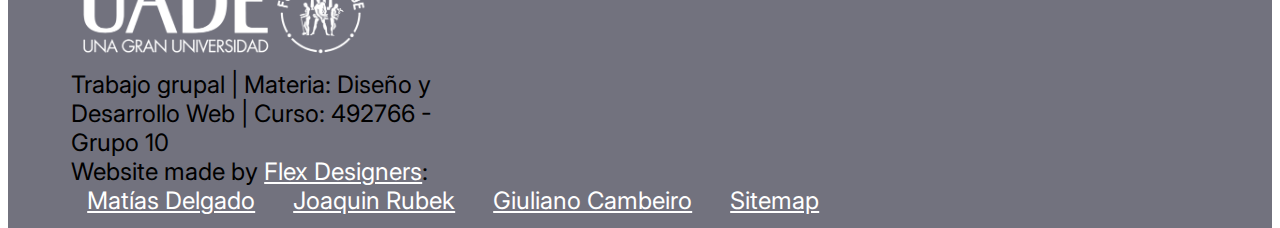
<file: pages/faq_contact.html>
<!DOCTYPE html>
<html lang="en">

<head>
  <meta charset="UTF-8" />
  <link rel="icon" href="../assets/images/logo.ico" />
  <meta name="viewport" content="width=device-width, initial-scale=1.0" />
  <link rel="stylesheet" href="../styles/header.css" />
  <link rel="stylesheet" href="../styles/contact.css" />
  <link rel="stylesheet" href="../styles/footer.css" />
  <link rel="stylesheet" href="../styles/general.css" />
  <title>Contacto | Eureka!</title>
</head>

<body class="container-general">
  <hgroup class="main-flex">
    <header class="header-mobile">
      <div class="collapse header-broad-container" id="navbarToggleExternalContent">
        <ul class="header--container">
          <li><a href="../index.html">Inicio</a></li>
          <li><a href="./courses_tutors.html">Cursos</a></li>
          <li><a href="./about.html">Sobre</a></li>
          <li><a href="./resources.html">Recursos</a></li>
          <li class="active-menu"><a>Contacto / FAQ</a></li>
          <li><a href="./reserves.html">Reservas</a></li>
        </ul>
      </div>
      <nav class="navbar navbar-dark">
        <div class="container-fluid header-collapsed-container">
          <button class="navbar-toggler" type="button" data-bs-toggle="collapse"
            data-bs-target="#navbarToggleExternalContent" aria-controls="navbarToggleExternalContent"
            aria-expanded="false" aria-label="Toggle navigation">
            <span class="navbar-toggler-icon"></span>
          </button>
          <a href="../index.html"><img src="../assets/images/logo.png" alt="logotipo de eureka" /></a>
        </div>
      </nav>
    </header>

    <header class="header-desktop">
      <nav class="header-desktop-container">
        <a href="../index.html"><img src="../assets/images/logo.png" alt="logotipo de eureka" /></a>

        <ul class="header--container">
          <li><a href="../index.html">Inicio</a></li>
          <li><a href="./courses_tutors.html">Cursos</a></li>
          <li><a href="./about.html">Sobre</a></li>
          <li><a href="./resources.html">Recursos</a></li>
          <li class="active-menu"><a>Contacto / FAQ</a></li>
          <li class="push-left">
            <img src="../assets/images/user.png" alt="Representacion de Usuario" />
          </li>
        </ul>
        <div class="hidden-menu">
          <a href="./reserves.html">Reservas</a>
        </div>
      </nav>
    </header>

    <section>
      <article class="wordings-container">
        <h1>Contacto</h1>
        <h3>Atendemos cualquier consulta</h3>
        <h3>sobre nuestros servicios</h3>
      </article>
    </section>
    <div></div>
  </hgroup>

  <main id="contacto" class="background-color-primary d-flex flex-column justify-content-center py-5">
    <details>
      <summary>FAQ</summary>
      <ul>
        <li>
          <b>¿Qué tipo de clases ofrecen?</b> <br />
          Ofrecemos clases personalizadas de matemáticas, física y
          programación diseñadas para estudiantes universitarios.
        </li>
        <li>
          <b>¿Cómo se realizan las clases?</b> <br />
          Las clases son virtuales y se realizan a través de Google Meet.
          Puedes concretar y gestionar las sesiones desde nuestra página de
          reservas.
        </li>
        <li>
          <b>¿Cómo se agendan las clases?</b> <br />
          Las clases se agendan directamente desde nuestra página de reservas,
          según la disponibilidad del estudiante y del profesor.
        </li>
        <li>
          <b>¿Cuánto duran las sesiones?</b> <br />
          La duración de las sesiones varía según lo que solicite el
          estudiante.
        </li>
        <li>
          <b>¿Incluyen materiales de apoyo?</b> <br />
          Sí, ofrecemos materiales de apoyo gratuitos en varios formatos,
          disponibles en la página de recursos.
        </li>
        <li>
          <b>¿Cuánto cuesta una clase?</b> <br />
          El precio depende de la duración y modalidad. Puedes utilizar
          nuestra calculadora en la página de cursos para estimar el costo.
        </li>
        <li>
          <b>¿Qué métodos de pago aceptan?</b> <br />
          Los metodos de pago vigentes puedes encontrarlos en la misma pagina
        </li>
        <li>
          <b>¿Puedo elegir a mi profesor?</b> <br />
          Sí, puedes seleccionar a tu profesor al momento de agendar la clase.
        </li>
        <li>
          <b>¿Hay un límite en la cantidad de clases que puedo tomar por
            semana?</b>
          <br />
          No, puedes tomar tantas clases como necesites, según la
          disponibilidad de los profesores.
        </li>
      </ul>
    </details>
    <form id="dataForm" class="p-4 mx-auto">
      <div id="dataSubmitedAnimation" class="positionthis">
        <h2 class="data-submited">Datos enviados correctamente</h2>
      </div>
      <h2 class="h-contacto">Contacto</h2>
      <div class="py-3 d-flex justify-content-between">
        <label for="ingreso_nombre">Nombre</label>
        <input type="text" class="form-control" id="ingreso_nombre" placeholder="Ingrese su nombre" required />
      </div>
      <div class="py-3 d-flex justify-content-between">
        <label for="ingreso_email">Email</label>
        <input type="email" class="form-control" id="ingreso_email" placeholder="Ingrese su email" required />
      </div>

      <div class="py-3 d-flex justify-content-between">
        <label class="half" for="Razon">Razón de Contacto</label>
        <select class="form-select">
          <option selected disabled>Seleccione una opcion</option>
          <option value="consulta">Consulta</option>
          <option value="presupuesto">Presupuesto</option>
          <option value="sugerencia">Sugerencia</option>
        </select>
      </div>
      <div class="py-3">
        <input type="text" class="form-control" id="titulo" placeholder="Asunto:" required />
      </div>
      <div class="py-3">
        <textarea class="form-control" id="ingreso_mensaje" rows="4" required aria-describedby="ayudaTextarea"
          placeholder="Ingrese su mensaje:"></textarea>
        <small id="ayudaTextarea" class="form-text text-muted" maxlength="1000">
          Texto maximo 1000 caracteres
        </small>
      </div>
      <div class="py-3 d-flex align-items-center justify-content-evenly">
        <button id="boton_enviar" type="submit" class="btn btn-primary px-4 mx-2">
          Enviar
        </button>
        <button id="boton_borrar" type="reset" class="btn btn-secondary px-4 mx-2">
          Borrar
        </button>
      </div>
    </form>
  </main>

  <footer class="footer-color">
    <div class="w-100">
      <div class="d-flex flex-wrap justify-content-between">
        <img src="../assets/images/logo-uade.png" alt="Logo de Universidad Argentina de la Empresa" />
        <p>
          Trabajo grupal | Materia: Diseño y Desarrollo Web | Curso: 492766 -
          Grupo 10
        </p>
      </div>
      <div class="d-flex flex-wrap justify-content-between">
        <p>
          Website made by
          <a href="https://mdelgadouade.github.io/DyDWeb_grupo10_servicios-profesionales/" target="_blank">Flex
            Designers</a>:
        </p>
        <a href="https://mdelgadouade.github.io/SitioPortfolio/" target="_blank">Matías Delgado</a>
        <a href="https://joacoru.github.io/tpo2/" target="_blank">Joaquin Rubek</a>
        <a href="https://giuliano-camb.github.io/TPO2/" target="_blank">Giuliano Cambeiro</a>
        <a href="./sitemap.html">Sitemap</a>
      </div>
    </div>
  </footer>

  <link href="https://cdn.jsdelivr.net/npm/bootstrap@5.0.2/dist/css/bootstrap.min.css" rel="stylesheet"
    integrity="sha384-EVSTQN3/azprG1Anm3QDgpJLIm9Nao0Yz1ztcQTwFspd3yD65VohhpuuCOmLASjC" crossorigin="anonymous" />
  <script src="https://cdn.jsdelivr.net/npm/bootstrap@5.0.2/dist/js/bootstrap.bundle.min.js"
    integrity="sha384-MrcW6ZMFYlzcLA8Nl+NtUVF0sA7MsXsP1UyJoMp4YLEuNSfAP+JcXn/tWtIaxVXM"
    crossorigin="anonymous"></script>

  <script>
    const btnSubmit = document.querySelector("#boton_enviar");
    const dataSubmitted = document.querySelector("#dataSubmitedAnimation");
    const form = document.querySelector("#dataForm");

    btnSubmit.addEventListener("click", function (event) {
      event.preventDefault();
      alert("Formulario enviado con éxito!");
      dataSubmitted.classList.add("animate");
      form.reset();
    });

    function handleReservation() {
      const reservation = document.querySelector('.hidden-menu');
      const user = document.querySelector('.push-left');

      user.addEventListener('click', () => {
        reservation.style.display = 'flex';
      });

      reservation.addEventListener('mouseleave', () => {
        reservation.style.display = 'none';
      })
    }

    handleReservation();
  </script>
</body>

</html>
</file>
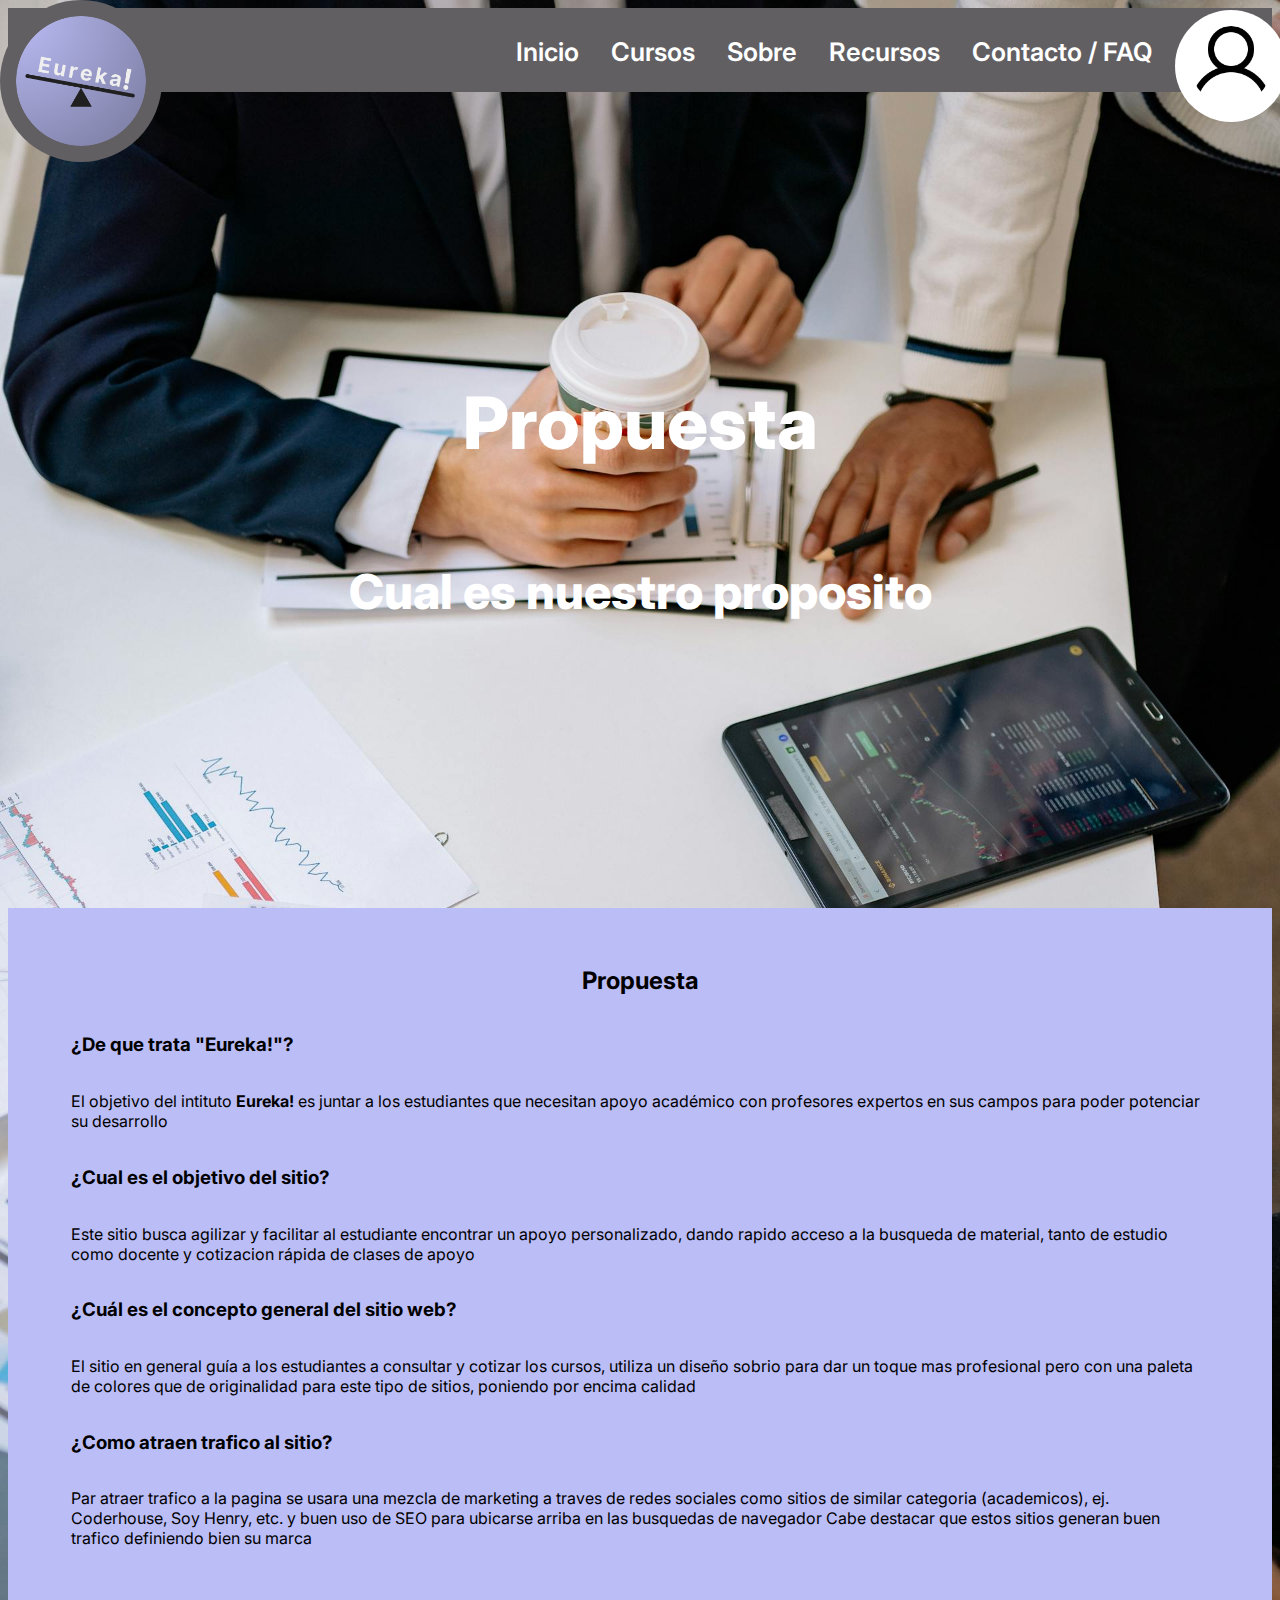
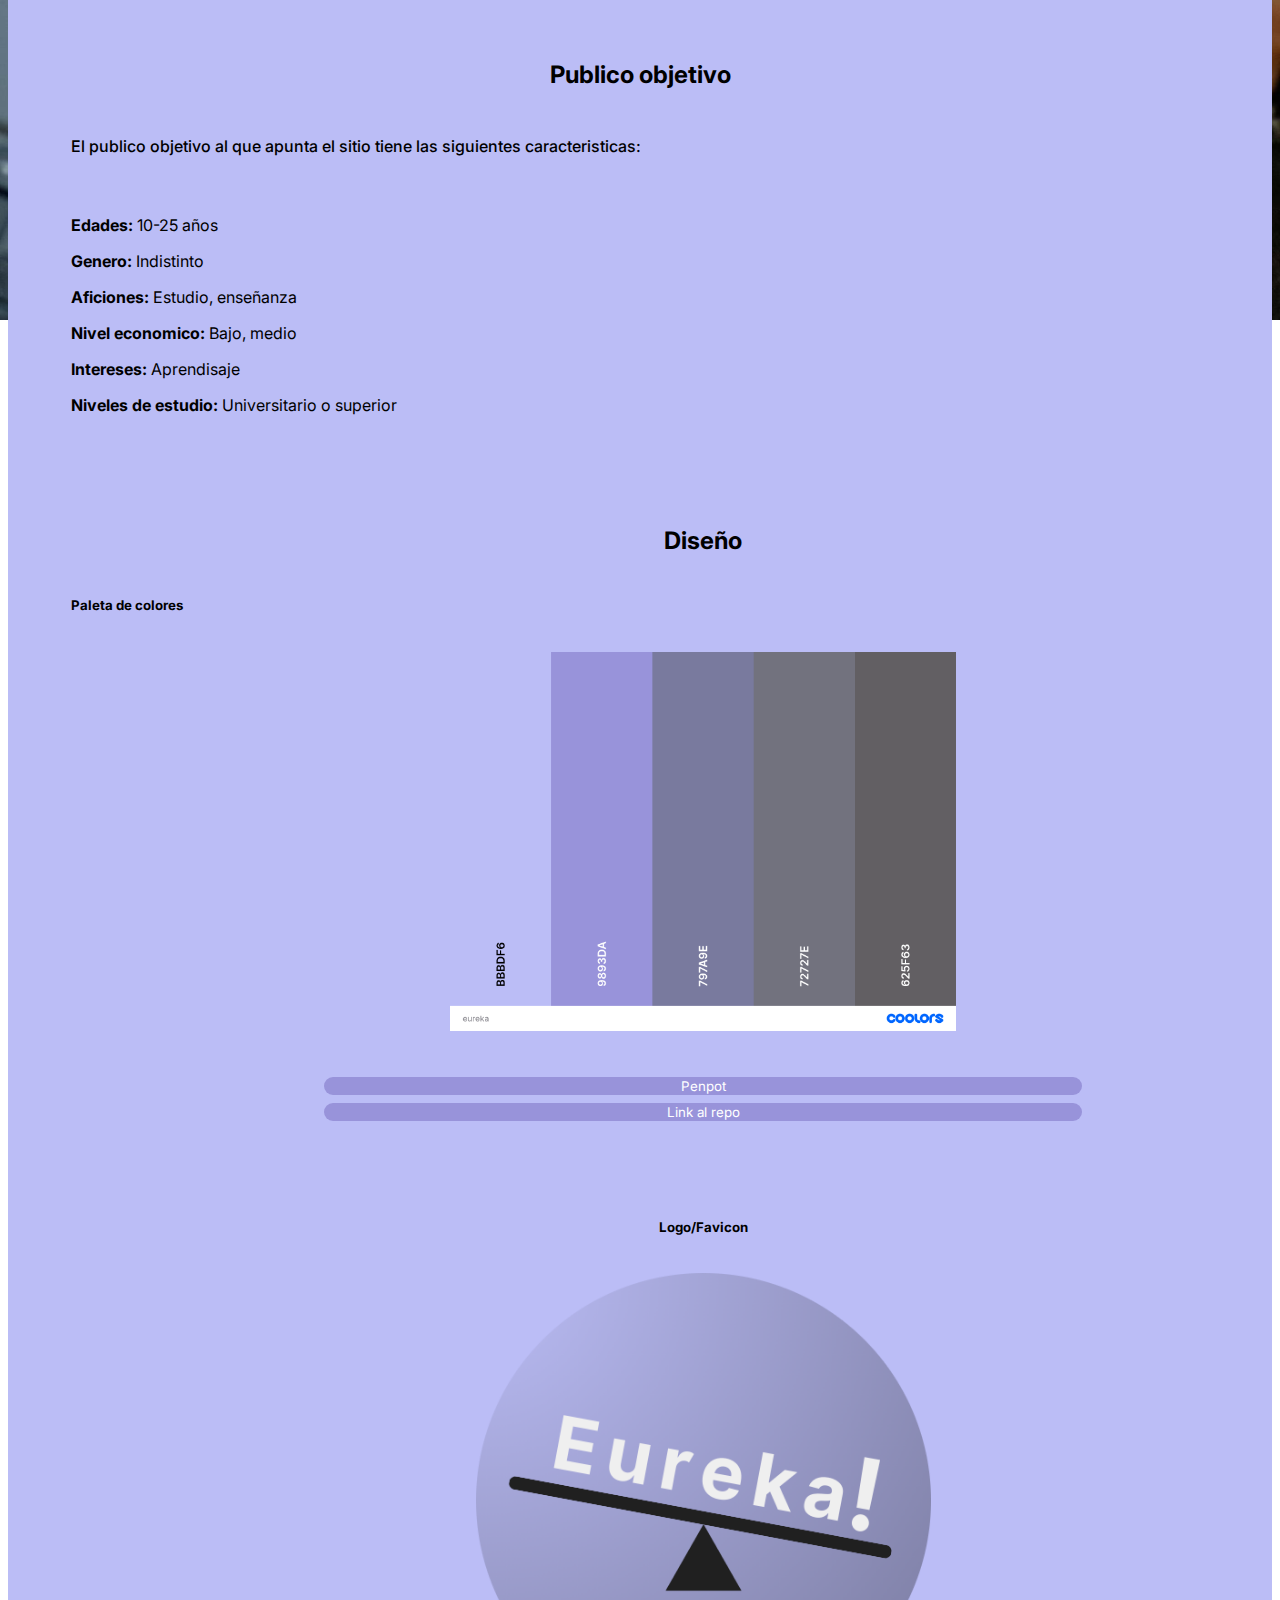
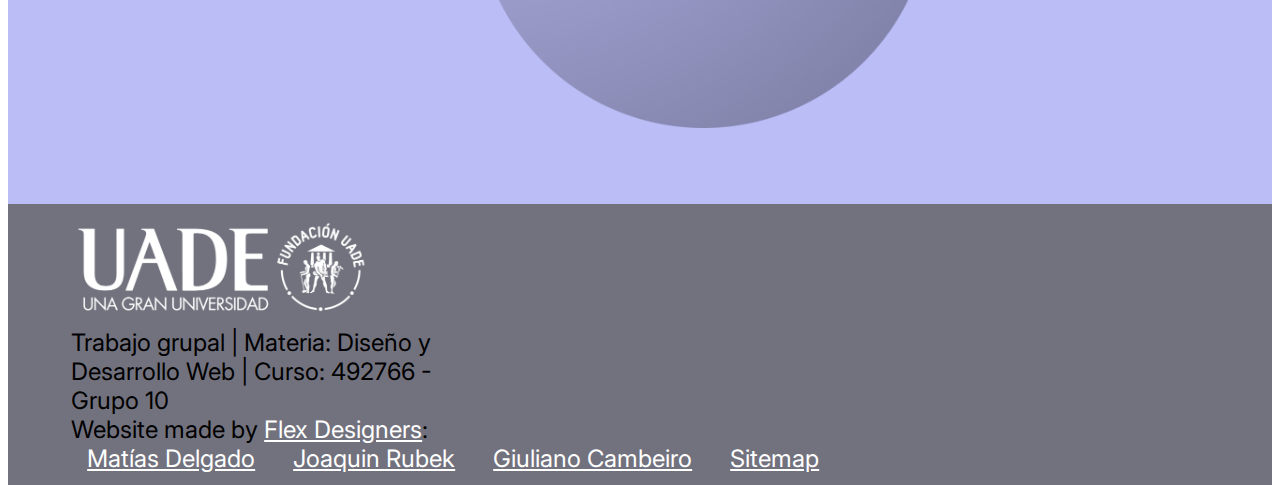
<file: pages/proposal.html>
<!DOCTYPE html>
<html lang="en">

<head>
  <meta charset="UTF-8" />
  <link rel="icon" href="../assets/images/logo.ico" />
  <meta name="viewport" content="width=device-width, initial-scale=1.0" />
  <link rel="stylesheet" href="../styles/header.css" />
  <link rel="stylesheet" href="../styles/footer.css" />
  <link rel="stylesheet" href="../styles/general.css" />
  <link rel="stylesheet" href="../styles/proposal.css" />

  <title>Propuesta | Eureka!</title>
</head>

<body class="container-general">
  <hgroup class="main-flex">
    <header class="header-mobile">
      <div class="collapse header-broad-container" id="navbarToggleExternalContent">
        <ul class="header--container">
          <li><a href="../index.html">Inicio</a></li>
          <li><a href="./courses_tutors.html">Cursos</a></li>
          <li><a href="./about.html">Sobre</a></li>
          <li><a href="./resources.html">Recursos</a></li>
          <li><a href="./faq_contact.html">Contacto / FAQ</a></li>
          <li><a href="./reserves.html">Reservas</a></li>
        </ul>
      </div>
      <nav class="navbar navbar-dark">
        <div class="container-fluid header-collapsed-container">
          <button class="navbar-toggler" type="button" data-bs-toggle="collapse"
            data-bs-target="#navbarToggleExternalContent" aria-controls="navbarToggleExternalContent"
            aria-expanded="false" aria-label="Toggle navigation">
            <span class="navbar-toggler-icon"></span>
          </button>
          <a href="../index.html"><img src="../assets/images/logo.png" alt="logotipo de eureka" /></a>
        </div>
      </nav>
    </header>

    <header class="header-desktop">
      <nav class="header-desktop-container">
        <a href="../index.html"><img src="../assets/images/logo.png" alt="logotipo de eureka" /></a>

        <ul class="header--container">
          <li><a href="../index.html">Inicio</a></li>
          <li><a href="./courses_tutors.html">Cursos</a></li>
          <li><a href="./about.html">Sobre</a></li>
          <li><a href="./resources.html">Recursos</a></li>
          <li><a href="./faq_contact.html">Contacto / FAQ</a></li>
          <li class="push-left">
            <img src="../assets/images/user.png" alt="Representacion de Usuario" />
          </li>
        </ul>
        <div class="hidden-menu">
          <a href="./reserves.html">Reservas</a>
        </div>
      </nav>
    </header>

    <article class="wordings-container">
      <h1>Propuesta</h1>
      <h3>Cual es nuestro proposito</h3>
    </article>
    <!-- Empty div for flex positioning -->
    <div></div>
  </hgroup>
  <main class="background-color-primary">
    <article class="container-flex-padded">
      <h2 class="flex-center">Propuesta</h2>
      <h3>¿De que trata "Eureka!"?</h3>
      <p>
        El objetivo del intituto <b>Eureka!</b> es juntar a los estudiantes
        que necesitan apoyo académico con profesores expertos en sus campos
        para poder potenciar su desarrollo
      </p>
      <h3>¿Cual es el objetivo del sitio?</h3>
      <p>
        Este sitio busca agilizar y facilitar al estudiante encontrar un apoyo
        personalizado, dando rapido acceso a la busqueda de material, tanto de
        estudio como docente y cotizacion rápida de clases de apoyo
      </p>
      <h3>¿Cuál es el concepto general del sitio web?</h3>
      <p>
        El sitio en general guía a los estudiantes a consultar y cotizar los
        cursos, utiliza un diseño sobrio para dar un toque mas profesional
        pero con una paleta de colores que de originalidad para este tipo de
        sitios, poniendo por encima calidad
      </p>
      <h3>¿Como atraen trafico al sitio?</h3>
      <p>
        Par atraer trafico a la pagina se usara una mezcla de marketing a
        traves de redes sociales como sitios de similar categoria
        (academicos), ej. Coderhouse, Soy Henry, etc. y buen uso de SEO para
        ubicarse arriba en las busquedas de navegador Cabe destacar que estos
        sitios generan buen trafico definiendo bien su marca
      </p>
    </article>
    <article class="container-flex-padded target-audience-container">
      <h2 class="flex-center">Publico objetivo</h2>
      <h5>
        El publico objetivo al que apunta el sitio tiene las siguientes
        caracteristicas:
      </h5>
      <div class="target-audience-detail">
        <p><strong>Edades:</strong> 10-25 años</p>
        <p><strong>Genero:</strong> Indistinto</p>
        <p><strong>Aficiones:</strong> Estudio, enseñanza</p>
        <p><strong>Nivel economico:</strong> Bajo, medio</p>
        <p><strong>Intereses:</strong> Aprendisaje</p>
        <p><strong>Niveles de estudio:</strong> Universitario o superior</p>
      </div>
    </article>

    <article class="container-flex-padded design-container">
      <h2 class="flex-center">Diseño</h2>
      <div class="design-detail">
        <h5>Paleta de colores</h5>
        <div class="design-detail--colors">
          <img src="../assets/images/colors_palette.png" />
        </div>
        <div class="design-detail--btn container-flex-padded">
          <button>
            <a
              href="https://design.penpot.app/#/view/f4c411c4-dd43-81ae-8005-1e891e7d49bb?page-id=f4c411c4-dd43-81ae-8005-1e891e7d49bc&section=interactions&index=6&share-id=f4c411c4-dd43-81ae-8005-2025a64d75dc">Penpot</a>
          </button>
          <button>
            <a href="https://github.com/MdelgadoUADE/Avances_sitio_instituto_-Eureka-">Link al repo</a>
          </button>
        </div>
      </div>
      <div class="design-detail--colors container-flex-padded">
        <h5>Logo/Favicon</h5>
        <img src="../assets/images/logo.png" />
      </div>
    </article>
  </main>

  <footer class="footer-color">
    <div class="w-100">
      <div class="d-flex flex-wrap justify-content-between">
        <img src="../assets/images/logo-uade.png" alt="Logo de Universidad Argentina de la Empresa" />
        <p>
          Trabajo grupal | Materia: Diseño y Desarrollo Web | Curso: 492766 -
          Grupo 10
        </p>
      </div>
      <div class="d-flex flex-wrap justify-content-between">
        <p>
          Website made by
          <a href="https://mdelgadouade.github.io/DyDWeb_grupo10_servicios-profesionales/" target="_blank">Flex
            Designers</a>:
        </p>
        <a href="https://mdelgadouade.github.io/SitioPortfolio/" target="_blank">Matías Delgado</a>
        <a href="https://joacoru.github.io/tpo2/" target="_blank">Joaquin Rubek</a>
        <a href="https://giuliano-camb.github.io/TPO2/" target="_blank">Giuliano Cambeiro</a>
        <a href="./sitemap.html">Sitemap</a>
      </div>
    </div>
  </footer>

  <link href="https://cdn.jsdelivr.net/npm/bootstrap@5.0.2/dist/css/bootstrap.min.css" rel="stylesheet"
    integrity="sha384-EVSTQN3/azprG1Anm3QDgpJLIm9Nao0Yz1ztcQTwFspd3yD65VohhpuuCOmLASjC" crossorigin="anonymous" />
  <script src="https://cdn.jsdelivr.net/npm/bootstrap@5.0.2/dist/js/bootstrap.bundle.min.js"
    integrity="sha384-MrcW6ZMFYlzcLA8Nl+NtUVF0sA7MsXsP1UyJoMp4YLEuNSfAP+JcXn/tWtIaxVXM"
    crossorigin="anonymous"></script>

  <script>
    function handleReservation() {
      const reservation = document.querySelector('.hidden-menu');
      const user = document.querySelector('.push-left');

      user.addEventListener('click', () => {
        reservation.style.display = 'flex';
      });

      reservation.addEventListener('mouseleave', () => {
        reservation.style.display = 'none';
      })
    }

    handleReservation();
  </script>
</body>

</html>
</file>
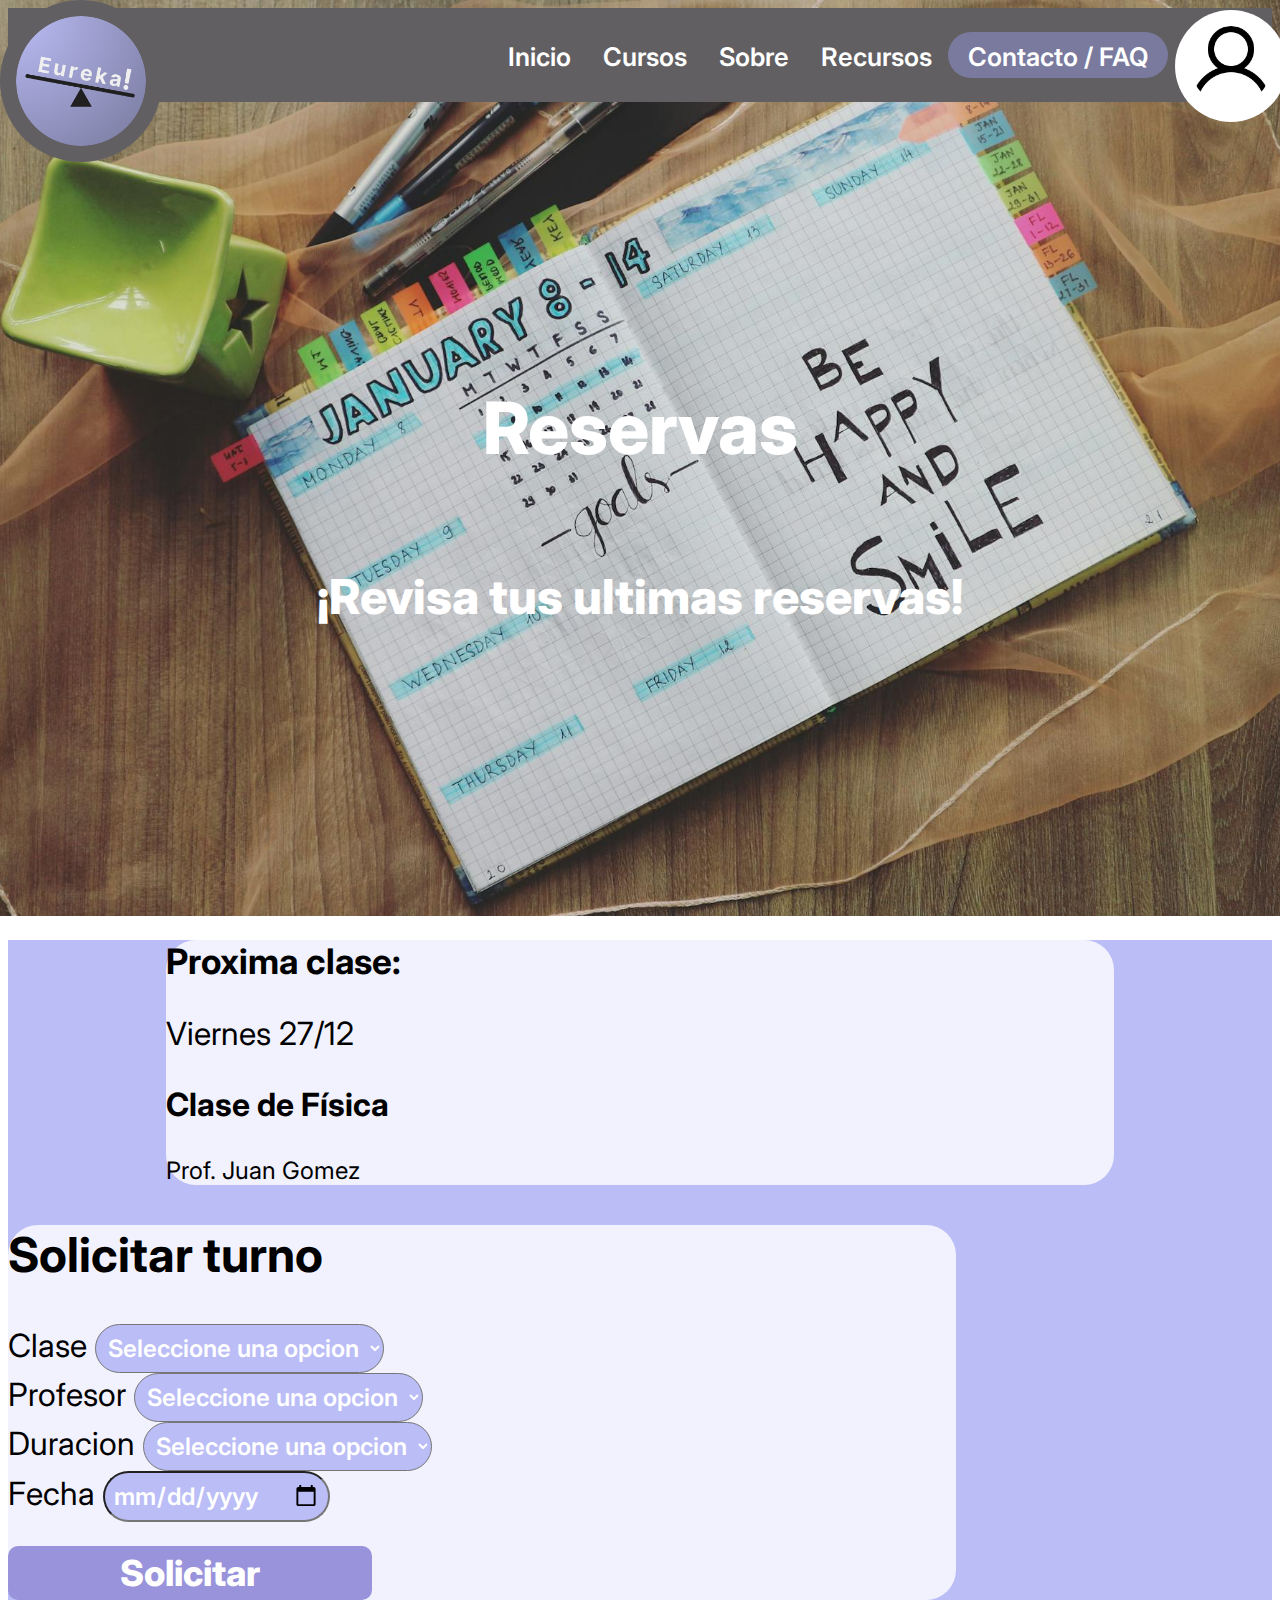
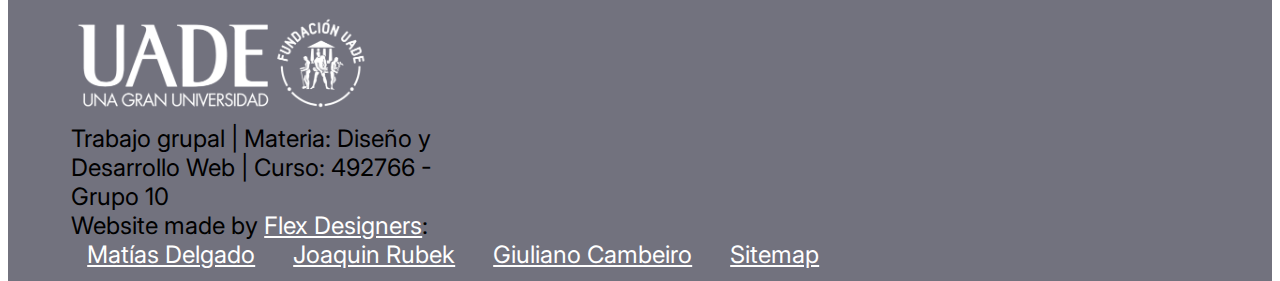
<file: pages/reserves.html>
<!DOCTYPE html>
<html lang="en">

<head>
  <meta charset="UTF-8" />
  <link rel="icon" href="../assets/images/logo.ico" />
  <meta name="viewport" content="width=device-width, initial-scale=1.0" />
  <link rel="stylesheet" href="../styles/header.css" />
  <link rel="stylesheet" href="../styles/contact.css" />
  <link rel="stylesheet" href="../styles/footer.css" />
  <link rel="stylesheet" href="../styles/general.css" />
  <title>Contacto | Eureka!</title>
</head>

<body class="container-general">
  <hgroup class="main-flex">
    <header class="header-mobile">
      <div class="collapse header-broad-container" id="navbarToggleExternalContent">
        <ul class="header--container">
          <li><a href="../index.html">Inicio</a></li>
          <li><a href="./courses_tutors.html">Cursos</a></li>
          <li><a href="./about.html">Sobre</a></li>
          <li><a href="./resources.html">Recursos</a></li>
          <li class="active-menu"><a>Contacto / FAQ</a></li>
          <li><a href="">Reservas</a></li>
        </ul>
      </div>
      <nav class="navbar navbar-dark">
        <div class="container-fluid header-collapsed-container">
          <button class="navbar-toggler" type="button" data-bs-toggle="collapse"
            data-bs-target="#navbarToggleExternalContent" aria-controls="navbarToggleExternalContent"
            aria-expanded="false" aria-label="Toggle navigation">
            <span class="navbar-toggler-icon"></span>
          </button>
          <a href="../index.html"><img src="../assets/images/logo.png" alt="logotipo de eureka" /></a>
        </div>
      </nav>
    </header>

    <header class="header-desktop">
      <nav class="header-desktop-container">
        <a href="../index.html"><img src="../assets/images/logo.png" alt="logotipo de eureka" /></a>

        <ul class="header--container">
          <li><a href="../index.html">Inicio</a></li>
          <li><a href="./courses_tutors.html">Cursos</a></li>
          <li><a href="./about.html">Sobre</a></li>
          <li><a href="./resources.html">Recursos</a></li>
          <li class="active-menu"><a>Contacto / FAQ</a></li>
          <li class="push-left">
            <img src="../assets/images/user.png" alt="Representacion de Usuario" />
          </li>
        </ul>
        <div class="hidden-menu">
          <a href="">Reservas</a>
        </div>
      </nav>
    </header>

    <section>
      <article class="wordings-container">
        <h1>Reservas</h1>
        <h3>¡Revisa tus ultimas reservas!</h3>
      </article>
    </section>
    <div></div>
  </hgroup>

  <main id="contacto" class="background-color-primary d-flex flex-column justify-content-center py-5">
    <div class="text-highlight p-4">
      <div class="d-flex justify-content-between">
        <h2>Proxima clase:</h2>
        <p class="me-5">Viernes 27/12</p>
      </div>
      <div>
        <p><b>Clase de Física</b></p>
        <p class="text-small">Prof. Juan Gomez</p>
      </div>
    </div>
    <form id="dataForm" class="p-4 mx-auto">
      <div id="dataSubmitedAnimation" class="positionthis">
        <h2 class="data-submited">Datos enviados correctamente</h2>
      </div>
      <h2>Solicitar turno</h2>
      <div class="py-3 d-flex justify-content-between">
        <label for="clase">Clase</label>
        <select id="clase" class="form-select">
          <option selected disabled>Seleccione una opcion</option>
          <option value="consulta">Consulta</option>
          <option value="presupuesto">Presupuesto</option>
          <option value="sugerencia">Sugerencia</option>
        </select>
      </div>

      <div class="py-3 d-flex justify-content-between">
        <label for="profesor">Profesor</label>
        <select id="profesor" class="form-select">
          <option selected disabled>Seleccione una opcion</option>
          <option value="consulta">Consulta</option>
          <option value="presupuesto">Presupuesto</option>
          <option value="sugerencia">Sugerencia</option>
        </select>
      </div>

      <div class="py-3 d-flex justify-content-between">
        <label for="duracion">Duracion</label>
        <select id="duracion" class="form-select">
          <option selected disabled>Seleccione una opcion</option>
          <option value="consulta">Consulta</option>
          <option value="presupuesto">Presupuesto</option>
          <option value="sugerencia">Sugerencia</option>
        </select>
      </div>
      <div class="py-3 d-flex justify-content-between">
        <div class="mt-auto">
          <label for="fecha" class="me-3">Fecha</label>
          <input type="date" class="form-date" id="fecha" required />
        </div>
        <button id="boton_enviar" type="submit" class="btn btn-primary px-4 mx-2">
          Solicitar
        </button>
      </div>
    </form>
  </main>

  <footer class="footer-color">
    <div class="w-100">
      <div class="d-flex flex-wrap justify-content-between">
        <img src="../assets/images/logo-uade.png" alt="Logo de Universidad Argentina de la Empresa" />
        <p>
          Trabajo grupal | Materia: Diseño y Desarrollo Web | Curso: 492766 -
          Grupo 10
        </p>
      </div>
      <div class="d-flex flex-wrap justify-content-between">
        <p>
          Website made by
          <a href="https://mdelgadouade.github.io/DyDWeb_grupo10_servicios-profesionales/" target="_blank">Flex
            Designers</a>:
        </p>
        <a href="https://mdelgadouade.github.io/SitioPortfolio/" target="_blank">Matías Delgado</a>
        <a href="https://joacoru.github.io/tpo2/" target="_blank">Joaquin Rubek</a>
        <a href="https://giuliano-camb.github.io/TPO2/" target="_blank">Giuliano Cambeiro</a>
        <a href="./sitemap.html">Sitemap</a>
      </div>
    </div>
  </footer>

  <link href="https://cdn.jsdelivr.net/npm/bootstrap@5.0.2/dist/css/bootstrap.min.css" rel="stylesheet"
    integrity="sha384-EVSTQN3/azprG1Anm3QDgpJLIm9Nao0Yz1ztcQTwFspd3yD65VohhpuuCOmLASjC" crossorigin="anonymous" />
  <script src="https://cdn.jsdelivr.net/npm/bootstrap@5.0.2/dist/js/bootstrap.bundle.min.js"
    integrity="sha384-MrcW6ZMFYlzcLA8Nl+NtUVF0sA7MsXsP1UyJoMp4YLEuNSfAP+JcXn/tWtIaxVXM"
    crossorigin="anonymous"></script>

  <script>
    const btnSubmit = document.querySelector("#boton_enviar");
    const dataSubmitted = document.querySelector("#dataSubmitedAnimation");
    const form = document.querySelector("#dataForm");

    btnSubmit.addEventListener("click", function (event) {
      event.preventDefault();
      alert("Formulario enviado con éxito!");
      dataSubmitted.classList.add("animate");
      form.reset();
    });

    function handleReservation() {
      const reservation = document.querySelector('.hidden-menu');
      const user = document.querySelector('.push-left');

      user.addEventListener('click', () => {
        reservation.style.display = 'flex';
      });

      reservation.addEventListener('mouseleave', () => {
        reservation.style.display = 'none';
      })
    }

    handleReservation();
  </script>
</body>

</html>
</file>
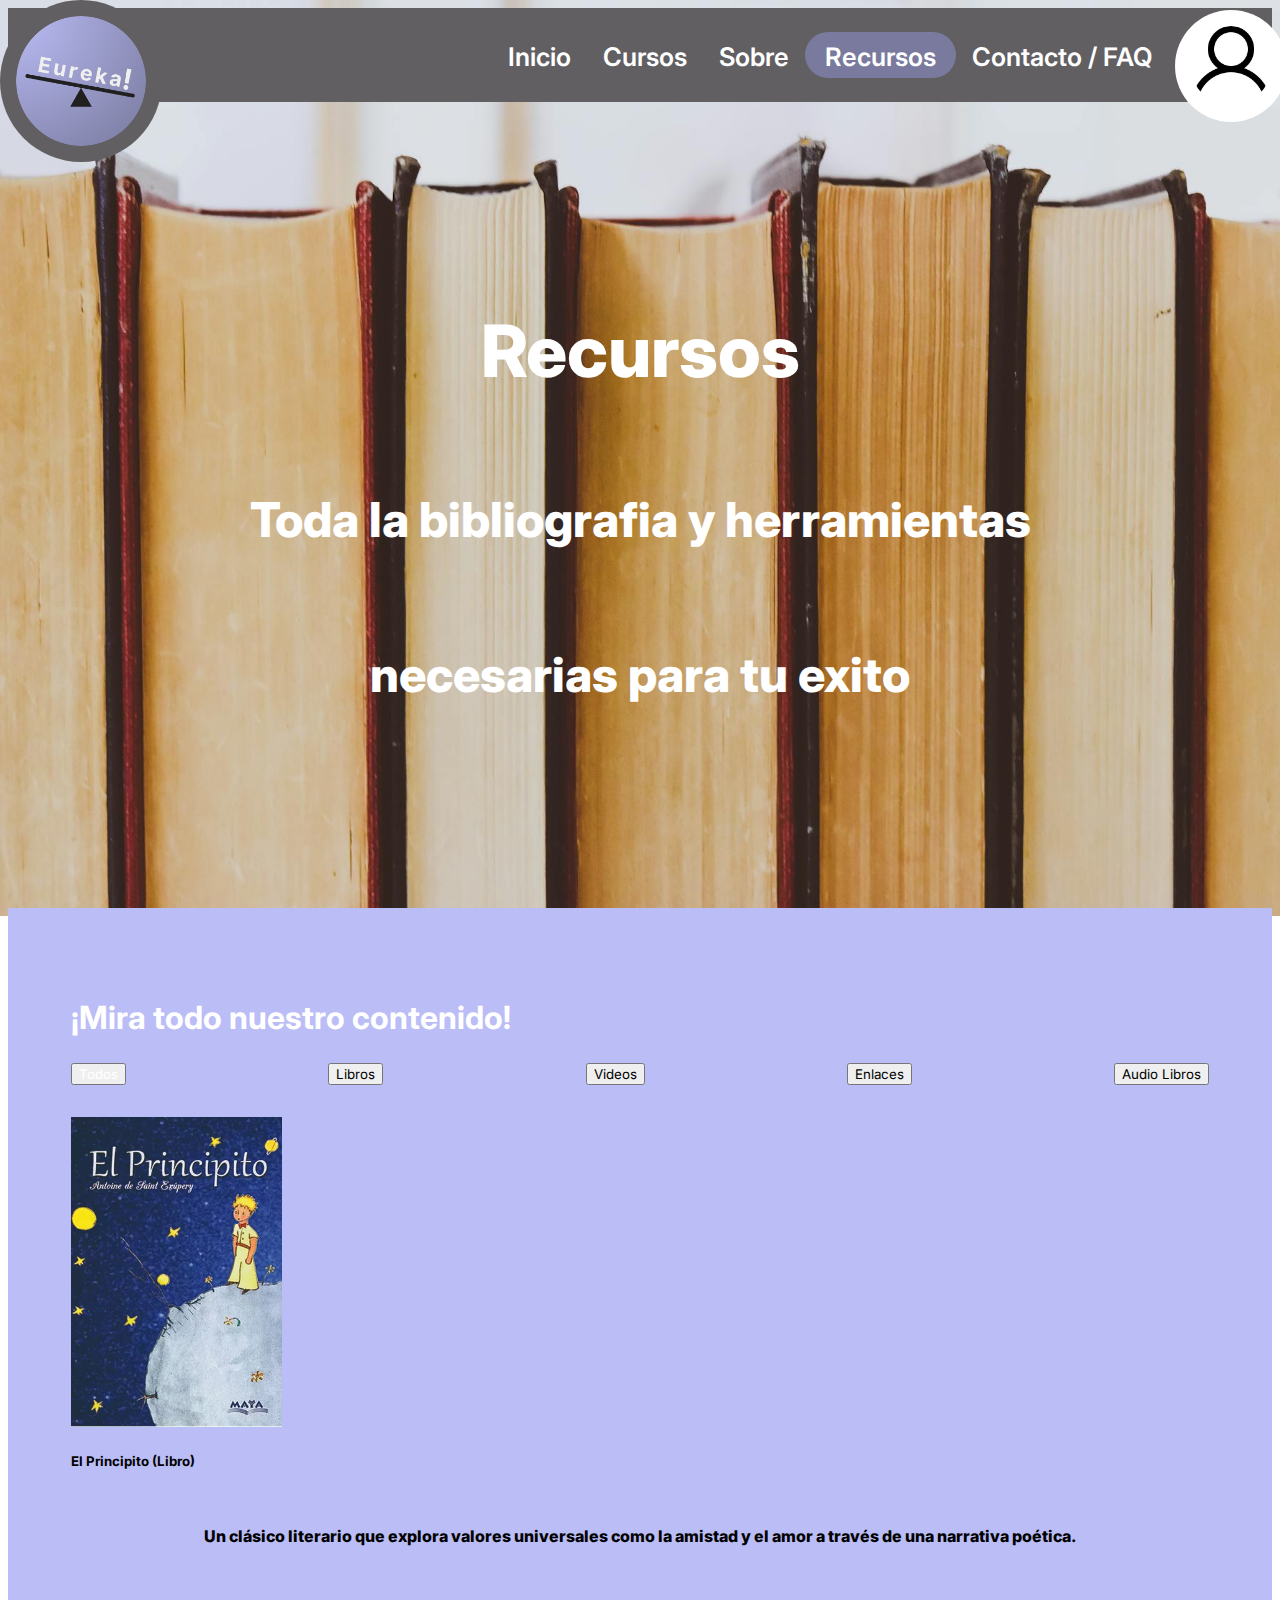
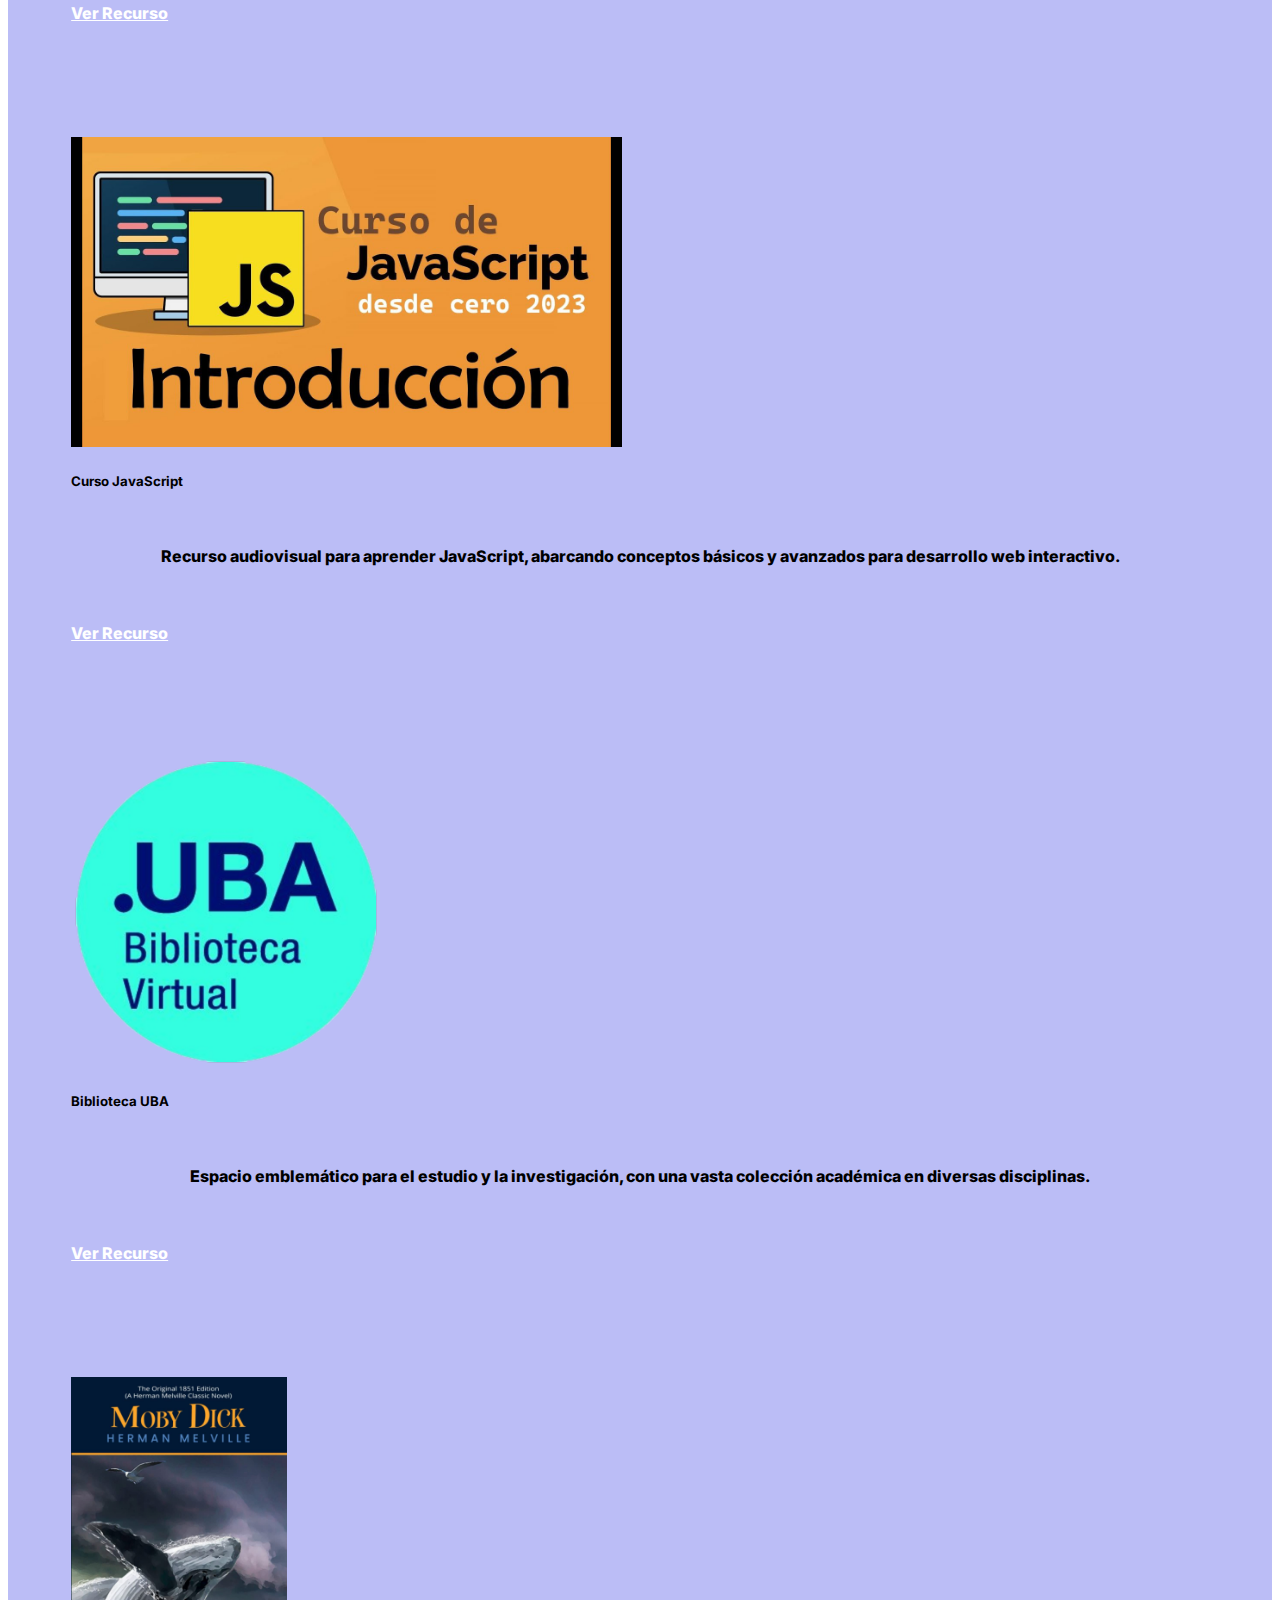
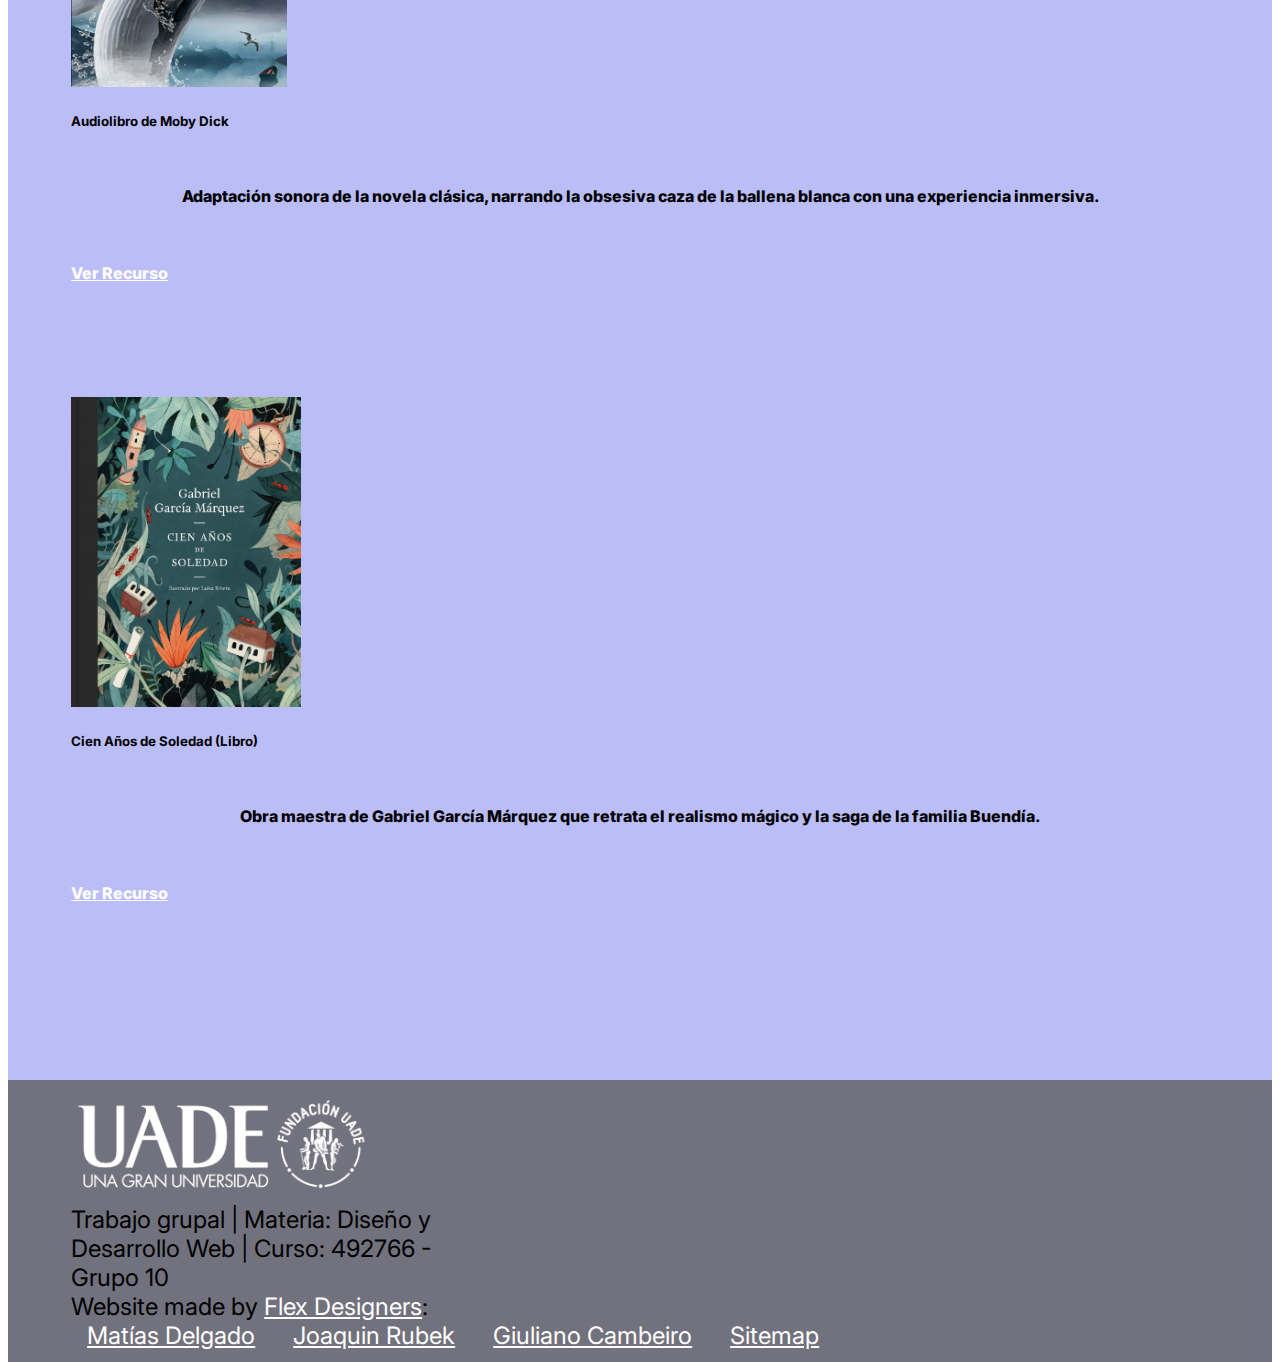
<file: pages/resources.html>
<!DOCTYPE html>
<html lang="en">

<head>
  <meta charset="UTF-8" />
  <meta name="viewport" content="width=device-width, initial-scale=1.0" />
  <link rel="icon" href="../assets/images/logo.ico" />
  <link rel="stylesheet" href="../styles/header.css" />
  <link rel="stylesheet" href="../styles/resources.css" />
  <link rel="stylesheet" href="../styles/general.css" />
  <link rel="stylesheet" href="../styles/footer.css" />
  <title>Recursos | Eureka!</title>
</head>

<body class="container-general">
  <hgroup class="main-flex">
    <header class="header-mobile">
      <div class="collapse header-broad-container" id="navbarToggleExternalContent">
        <ul class="header--container">
          <li><a href="../index.html">Inicio</a></li>
          <li><a href="./courses_tutors.html">Cursos</a></li>
          <li><a href="./about.html">Sobre</a></li>
          <li><a href="">Recursos</a></li>
          <li><a href="./faq_contact.html">Contacto / FAQ</a></li>
          <li><a href="./reserves.html">Reservas</a></li>
        </ul>
      </div>
      <nav class="navbar navbar-dark">
        <div class="container-fluid header-collapsed-container">
          <button class="navbar-toggler" type="button" data-bs-toggle="collapse"
            data-bs-target="#navbarToggleExternalContent" aria-controls="navbarToggleExternalContent"
            aria-expanded="false" aria-label="Toggle navigation">
            <span class="navbar-toggler-icon"></span>
          </button>
          <a href="../index.html"><img src="../assets/images/logo.png" alt="logotipo de eureka" /></a>
        </div>
      </nav>
    </header>

    <header class="header-desktop">
      <nav class="header-desktop-container">
        <a href="../index.html"><img src="../assets/images/logo.png" alt="logotipo de eureka" /></a>

        <ul class="header--container">
          <li><a href="../index.html">Inicio</a></li>
          <li><a href="./courses_tutors.html">Cursos</a></li>
          <li><a href="./about.html">Sobre</a></li>
          <li class="active-menu"><a>Recursos</a></li>
          <li><a href="./faq_contact.html">Contacto / FAQ</a></li>
          <li class="push-left">
            <img src="../assets/images/user.png" alt="Representacion de Usuario" />
          </li>
        </ul>
        <div class="hidden-menu">
          <a href="./reserves.html">Reservas</a>
        </div>
      </nav>
    </header>

    <section>
      <article class="wordings-container">
        <h1>Recursos</h1>
        <h3>Toda la bibliografia y herramientas</h3>
        <h3>necesarias para tu exito</h3>
      </article>
    </section>
    <div></div>
  </hgroup>

  <main class="background-color-primary">
    <section>
      <div class="container my-4">
        <h2 class="text-center">¡Mira todo nuestro contenido!</h2>
        <div class="botonera">
          <button class="btn btn-outline-primary btn-primary filter-btn" data-type="all">
            Todos
          </button>
          <button class="btn btn-outline-primary filter-btn" data-type="libros">
            Libros
          </button>
          <button class="btn btn-outline-primary filter-btn" data-type="videos">
            Videos
          </button>
          <button class="btn btn-outline-primary filter-btn" data-type="enlaces">
            Enlaces
          </button>
          <button class="btn btn-outline-primary filter-btn" data-type="audiolibros">
            Audio Libros
          </button>
        </div>

        <div class="row" id="cards-container"></div>
      </div>
    </section>
  </main>

  <footer class="footer-color">
    <div class="w-100">
      <div class="d-flex flex-wrap justify-content-between">
        <img src="../assets/images/logo-uade.png" alt="Logo de Universidad Argentina de la Empresa" />
        <p>
          Trabajo grupal | Materia: Diseño y Desarrollo Web | Curso: 492766 -
          Grupo 10
        </p>
      </div>
      <div class="d-flex flex-wrap justify-content-between">
        <p>
          Website made by
          <a href="https://mdelgadouade.github.io/DyDWeb_grupo10_servicios-profesionales/" target="_blank">Flex
            Designers</a>:
        </p>
        <a href="https://mdelgadouade.github.io/SitioPortfolio/" target="_blank">Matías Delgado</a>
        <a href="https://joacoru.github.io/tpo2/" target="_blank">Joaquin Rubek</a>
        <a href="https://giuliano-camb.github.io/TPO2/" target="_blank">Giuliano Cambeiro</a>
        <a href="./sitemap.html">Sitemap</a>
      </div>
    </div>
  </footer>

  <link href="https://cdn.jsdelivr.net/npm/bootstrap@5.0.2/dist/css/bootstrap.min.css" rel="stylesheet"
    integrity="sha384-EVSTQN3/azprG1Anm3QDgpJLIm9Nao0Yz1ztcQTwFspd3yD65VohhpuuCOmLASjC" crossorigin="anonymous" />
  <script src="https://cdn.jsdelivr.net/npm/bootstrap@5.0.2/dist/js/bootstrap.bundle.min.js"
    integrity="sha384-MrcW6ZMFYlzcLA8Nl+NtUVF0sA7MsXsP1UyJoMp4YLEuNSfAP+JcXn/tWtIaxVXM"
    crossorigin="anonymous"></script>
  <script>
    const data = [
      {
        id: 1,
        type: "libros",
        title: "El Principito (Libro)",
        description:
          "Un clásico literario que explora valores universales como la amistad y el amor a través de una narrativa poética.",
        image: "../assets/images/resources/principito.webp",
        link: "https://bcn.gob.ar/uploads/El-Principitocompleto.pdf",
      },
      {
        id: 2,
        type: "videos",
        title: "Curso JavaScript",
        description:
          "Recurso audiovisual para aprender JavaScript, abarcando conceptos básicos y avanzados para desarrollo web interactivo.",
        image: "../assets/images/resources/video_curso.jpg",
        link: "https://www.youtube.com/watch?v=mpIwKBNr7_o&list=PL2Z95CSZ1N4HXvLWg8oL4IpyJx27HafcD",
      },
      {
        id: 3,
        type: "enlaces",
        title: "Biblioteca UBA",
        description:
          "Espacio emblemático para el estudio y la investigación, con una vasta colección académica en diversas disciplinas.",
        image: "../assets/images/resources/uba-bib.png",
        link: "https://www.sisbi.uba.ar/",
      },
      {
        id: 4,
        type: "audiolibros",
        title: "Audiolibro de Moby Dick",
        description:
          "Adaptación sonora de la novela clásica, narrando la obsesiva caza de la ballena blanca con una experiencia inmersiva.",
        image: "../assets/images/resources/moby_dick.jpg",
        link: "https://www.youtube.com/watch?v=-ammXKShtwU",
      },
      {
        id: 5,
        type: "libros",
        title: "Cien Años de Soledad (Libro)",
        description:
          "Obra maestra de Gabriel García Márquez que retrata el realismo mágico y la saga de la familia Buendía.",
        image: "../assets/images/resources/cien-anos.jpg",
        link: "https://www.secst.cl/upfiles/documentos/19072016_1207am_578dc39115fe9.pdf",
      },
    ];


    const cardsContainer = document.getElementById("cards-container");
    const filterButtons = document.querySelectorAll(".filter-btn");


    function renderCards(filterType = "all") {
      cardsContainer.innerHTML = "";
      const filteredData =
        filterType === "all"
          ? data
          : data.filter((item) => item.type === filterType);

      filteredData.forEach((item) => {
        const card = `
                  <div class="col-md-6 mb-4">
                    <div class="card w-75 mx-auto">
                      <img src="${item.image}" class="card-img-top" alt="${item.title}">
                      <div class="card-body d-flex flex-column">
                        <h5 class="card-title">${item.title}</h5>
                        <p class="card-text">${item.description}</p>
                        <a href="${item.link}" target="_blank" class="btn btn-primary mt-auto">Ver Recurso</a>
                      </div>
                    </div>
                  </div>
                `;
        cardsContainer.insertAdjacentHTML("beforeend", card);
      });
    }

    filterButtons.forEach((button) => {
      button.addEventListener("click", () => {
        filterButtons.forEach((btn) => btn.classList.remove("btn-primary"));
        button.classList.add("btn-primary");

        const filterType = button.getAttribute("data-type");
        renderCards(filterType);
      });
    });

    function handleReservation() {
      const reservation = document.querySelector('.hidden-menu');
      const user = document.querySelector('.push-left');

      user.addEventListener('click', () => {
        reservation.style.display = 'flex';
      });

      reservation.addEventListener('mouseleave', () => {
        reservation.style.display = 'none';
      })
    }
    renderCards();


    handleReservation();
  </script>
</body>

</html>
</file>
<file: styles/index.css>
.container-general {
  background-position: top;
  background-image: url(../assets/images/index.jpg);
}

.wordings-container button {
  margin-top: 24px;
  font-weight: 800;
  padding: 5%;
  background-color: #9893da;
  border: none;
  font-size: 48px;
  padding: 5px 30px;
  color: #fff;
  border-radius: 10px;
}

.button {
  font-size: 48px;
  color: #fff;
  background-color: #9893da;
  border: none;
  padding: 5px 30px;
  border-radius: 10px;
}

.info-container {
  display: flex;
  flex-direction: column;
  width: 100%;
  text-align: center;
  background-color: #bbbdf9;
}

#eureka {
  display: flex;
  align-items: center;
  justify-content: center;
  padding: 32px;
  height: 120px;
}

#eureka h2 {
  font-size: 32px;
  font-weight: 800;
  color: #fff;
}

#eureka-content {
  background-color: #fff;
  padding: 20px 18px;
  color: #625f63;
  font-weight: 800;
}

.info-container--item {
  display: flex;
  flex-direction: column;
  width: 100%;
  background-color: #bbbdf9;
  padding: 0 24px;
}

.info-container--item-image img {
  width: 323px;
  border-radius: 10px;
}

.info-container--item-image {
  margin: 24px 0;
}

.info-container--item-text {
  color: #333;
  font-weight: 800;
  line-height: 1.2;
  padding: 0 16px;
}

.info-container-btn {
  display: flex;
  align-items: center;
  justify-content: center;
  padding: 47px;
}

.info-container-btn button {
  font-weight: 800;

  font-size: 32px;
}

@media only screen and (min-width: 950px) {
  .info-container--item {
    flex-direction: row;
    align-items: center;
    padding: 0 120px;
    font-size: 36px;
    margin-top: 16px;
    margin-bottom: 16px;
  }

  .info-container--item-text {
    padding: 0 48px;
  }

  .info-container--item-image img {
    width: 424px;
    border-radius: 10px;
  }

  section .info-container--item:nth-of-type(odd) {
    display: flex;
    flex-direction: row-reverse;
  }

  #eureka-content {
    max-width: 1111px;
    border-radius: 10px;
    align-self: center;
    font-size: 48px;
    font-weight: 800;
  }

  #eureka h2 {
    font-size: 78px;
    font-weight: 800;
  }
}

@media only screen and (min-width: 1400px) {
  .info-container--item {
    padding: 0 240px;
  }
  .info-container--item-image img {
    width: 525px;
    border-radius: 10px;
  }

  .info-container-btn button {
    font-size: 48px;
  }
}
</file>
<file: styles/header.css>
.header-mobile {
  width: 100%;
  background-color: #625f63;
}

.header-desktop {
  width: 100%;
  display: none;
  background-color: #625f63;
}

.header-collapsed-container {
  display: flex;
  flex-direction: row-reverse;
  padding: 0 !important;
  margin: 0 !important;
}

.header-collapsed-container img {
  width: clamp(80px, 10%, 140px);
  position: absolute;
  top: 0;
  left: 0;
  padding: 0.5rem;
  border-radius: 100%;
  background-color: #625f63;
}

.header-broad-container {
  background-color: #625f63;
  padding: 16px;
}

.header-broad-container ul {
  display: flex;
  flex-direction: column;
  text-decoration: none;
  font-weight: 600;
  font-size: 16px;
  list-style-type: none;
}

.header--container li {
  list-style-type: none;
  margin: 4px 0;
}

.header--container a,
.hidden-menu a {
  font-size: 1.6rem;
  text-decoration: none;
  color: #fff !important;
}

.navbar {
  background-color: #625f63;
  padding: 0 !important;
}

.navbar-dark .navbar-toggler-icon {
  height: 50px;
}

.navbar-dark .navbar-toggler {
  border: none !important;
}

.header--container li img {
  background-color: #fff;
  position: absolute;
  left: 100vw;
  margin-left: -105px;
  margin-top: 10px;
  width: 80px;
  border-radius: 1000px;
}

.push-left {
  width: 80px;
}

.hidden-menu {
  display: none;
  position: absolute;
  padding: 1.5rem;
  top: 6.45rem;
  right: 0;
  width: 240px;
  height: 100px;
  background-color: #625f63;
  flex-direction: column;
  justify-content: flex-end;
  border-radius: 0px 0px 0px 15px;
}

.hidden-menu a {
  text-align: center;
}

@media only screen and (min-width: 950px) {
  .header-mobile {
    display: none;
  }

  .header-desktop {
    display: flex;
  }

  .header-desktop-container {
    display: flex;
    flex-direction: row;
    justify-content: flex-end;
    width: 100%;
    padding: 1.5rem;
  }

  .header-desktop-container img {
    width: clamp(130px, 10%, 140px);
    position: absolute;
    top: 0;
    left: 0;
    padding: 1rem;
    border-radius: 100%;
    background-color: #625f63;
  }

  .header--container {
    display: flex;
    flex-direction: row;
    font-size: 30px;
    align-items: center;
    padding: 0;
    margin: 0;
  }

  .header--container li {
    margin: 0 16px;
    font-weight: 600;
  }
  .header--container li:last-child {
    margin: 0;
  }

  li.active-menu {
    margin: 0;
    background-color: #797a9e;
    padding: 5px 20px;
    border-radius: 50px;
  }
}
</file>
<file: styles/footer.css>
footer {
  font-size: 1rem;
  display: flex;
  position: static;
  padding: 1% 5%;
  justify-content: space-between;
  bottom: 0;
}
footer img {
  margin-right: 1rem;
  width: 45%;
}
footer p {
  margin: 0;
  padding: 0;
}

footer img + p {
  width: 50%;
  font-size: 0.8rem;
}

footer a {
  margin: 0 1rem;
  color: #fff;
}

footer p > a {
  margin: 0;
}

.footer-color {
  background-color: #72727e;
}

@media only screen and (min-width: 730px) {
  footer img {
    width: 35%;
  }
  footer p {
    font-size: 1rem;
  }
}

@media only screen and (min-width: 970px) {
  footer {
    font-size: 1.2rem;
  }
  footer img + p,
  footer p {
    font-size: 1.2rem;
  }
}

@media only screen and (min-width: 1200px) {
  footer {
    font-size: 1.5rem;
  }
  footer img + p,
  footer p {
    font-size: 1.5rem;
  }
  footer img {
    width: 300px;
  }
}
</file>
<file: styles/general.css>
@font-face {
  font-family: "Inter";
  src: url(../assets/fonts/inter-variable.ttf);
}
@font-face {
  font-family: "Inter";
  font-style: italic;
  src: url(../assets/fonts/inter-italic-variable.ttf);
}
@font-face {
  font-family: "Inter Tight";
  src: url(../assets/fonts/interTight-variable.ttf);
}
@font-face {
  font-family: "Inter Tight";
  font-style: italic;
  src: url(../assets/fonts/interTight-italic-variable.ttf);
}

* {
  font-family: "Inter" !important;
}

.background-color-primary {
  background-color: #bbbdf6;
}

.main-flex {
  display: flex;
  flex-direction: column;
  align-items: center;
  height: 100vh;
  justify-content: space-between;
}

.container-general {
  height: 100vh;
  background-size: cover;
  background-position: center;
  background-repeat: no-repeat;
}

.container-flex {
  display: flex;
  flex-direction: column;
  justify-content: center;
  align-items: center;
}

.container-flex-padded {
  display: flex;
  flex-direction: column;
  padding: 3% 5%;
}
.flex-center {
  align-self: center;
}

.wordings-container,
.wordings-container-main {
  color: #fff;
  display: flex;
  flex-direction: column;
  justify-content: center;
  align-items: center;
  font-weight: 800 !important;
}

.wordings-container-main {
  text-shadow: 2px 2px 4px rgba(0, 0, 0, 0.2);
}

.wordings-container h1 {
  font-weight: 800;
  font-size: 72px;
}

.wordings-container h3 {
  text-align: center;
  font-weight: 800;
  font-size: 48px;
}
</file>
<file: styles/about.css>
body {
  font-family: "Inter";
}

#sobre {
  font-size: 1.6rem;
}
#sobre .wordings-container-main {
  font-size: 2.6rem;
}

.container-general {
  background-image: url(../assets/images/about.jpg);
  background-position: inherit;
}

.box-color-white {
  color: #625f63;
  background-color: #ebebfc;
  font-weight: 800;
}

#sobre img {
  width: 375px;
  margin: 0 2rem;
  border-radius: 1000px;
  box-shadow: inset 20px 20px 30px 10px rgba(255, 255, 255, 0.2);
  box-shadow: 8px 8px 8px 2px rgba(0, 0, 0, 0.25);
}

#closing-remarks {
  color: #fff;
  font-size: 2rem;
  line-height: 1.8;
  font-weight: 800;
  text-shadow: 2px 2px 4px rgba(0, 0, 0, 0.2);
}

#closing-remarks p {
  text-align: center;
}

#sobre button {
  margin: 24px 0px;
  font-weight: 800;
  padding: 5%;
  background-color: #9893da;
  border: none;
  font-size: 2.5rem;
  padding: 5px 30px;
  color: #fff;
  border-radius: 10px;
}

main section {
  padding-bottom: 5rem;
}

main section p {
  text-align: center;
  padding: 5%;
}

@media only screen and (min-width: 720px) {
  #closing-remarks {
    font-size: 2.3rem;
  }
}

@media only screen and (min-width: 1100px) {
  #sobre {
    font-size: 2rem;
  }
  #sobre .wordings-container-main {
    font-size: 3rem;
  }
  #closing-remarks {
    font-size: 2.5rem;
  }

  #sobre button {
    font-size: 3rem;
  }
  main section p {
    text-align: initial;
    padding: 0;
  }

  main > section {
    width: 75%;
  }

  .box-color-white {
    border-radius: 10px;
  }
  section div.d-flex {
    flex-direction: row !important;
  }
  section div.change-direction {
    flex-direction: row-reverse !important;
  }
  .change-direction p {
    text-align: right;
  }
}
</file>
<file: styles/class.css>
.container-general {
  background-image: url(../assets/images/cursos.jpg);
}

.wordings-container button {
  margin-top: 24px;
  font-weight: 800;
  background-color: #9893da;
  border: none;
  font-size: 36px;
  width: 364px;
  padding: 5px 30px;
  color: #fff;
  border-radius: 10px;
}

.search-container {
  width: 100%;
  padding: 0 28px;
  display: flex;
  justify-content: center;
  margin: 10px 0;
}

.search-container input {
  border-radius: 10px;
  border: none;
  padding: 10px;
}

.courses-container {
  display: flex;
  flex-direction: column;
  justify-content: center;
  align-items: center;
  background-color: #9893da;
}

.course {
  display: flex;
  flex-direction: column;
  background-color: rgba(255, 255, 255, 0.8);
  border-radius: 10px;
  width: 300px;
  margin-top: 5px;
  margin-bottom: 5px;
}

.course-info-container {
  padding: 10px 10px;
  display: flex;
  flex-direction: column;
  width: 100%;
}

.course-image img {
  object-fit: cover;
  width: 100%;
  height: 126px;
  border-radius: 10px 10px 0 0;
}

.course-title {
  color: #333;
  font-size: 24px;
  font-weight: 400;
  padding: 0 10px;
  text-align: center;
}

.course-description {
  font-size: 16px;
  color: #333;
  font-weight: 400;
  padding: 0 10px;
}

.course-info {
  color: #333;
  font-size: 16px;
  font-weight: bold;
  padding: 0 10px;
}

.course-btn {
  display: flex;
  justify-content: center;
  margin-bottom: 10px;
}

.course-btn button {
  background-color: #9893da;
  color: #fff;
  padding: 5px;
  border-radius: 10px;
  border: none;
  font-weight: bold;
  width: 200px;
}

.course-quoter-container {
  display: flex;
  flex-direction: column;
  font-size: 24px;
  background-color: #9893da;
  padding-bottom: 46px;
}

.course-quoter-container form {
  background-color: rgba(255, 255, 255, 0.8);
  width: 100%;
  padding: 0 25px;
}

.course-quoter-title {
  font-weight: 400;
  text-align: center;
  background-color: rgba(255, 255, 255, 0.8);
  padding: 16px;
}

.couse-quoter-item {
  display: flex;
  flex-direction: column;
  margin-top: 16px;
}

.couse-quoter-item select {
  border: none;
  border-radius: 30px;
  padding: 0 10px;
  background-color: #fff;
}

.course-quoter-btn {
  display: flex;
  justify-content: center;
  padding: 10px;
}

.course-quoter-btn button {
  background-color: #9893da;
  color: #fff;
  padding: 5px;
  border-radius: 10px;
  border: none;
  font-weight: bold;
  width: 200px;
}

.course-quoter-container > div:nth-last-of-type(1) {
  background-color: rgba(255, 255, 255, 0.8);
  width: 100%;
}
.course-quoter-container > div:nth-last-of-type(1) img {
  padding: 6px;
  object-fit: cover;
  border-radius: 1000px;
  background-color: #fff;
  width: 60px;
  height: 60px;
}

#metodos_de_pago {
  height: 350px;
  width: 500px;
  display: none;
  flex-direction: column;
  align-items: center;
}
#metodos_de_pago.mostrar {
  display: flex;
}

#metodos_de_pago p {
  width: fit-content;
  margin-left: 16px;
}
#metodos_de_pago img {
  background-color: unset;
  object-fit: contain;
  padding: 0;
  margin: 8px 16px;
  border-radius: 0;
  width: 100px;
  max-height: 100px;
}
#metodos_de_pago h3 {
  text-align: center;
  padding: 0;
  padding-top: 10px;
}
img#mp {
  background-color: #72727e;
  border-radius: 1000px;
}

#payments {
  display: flex;
  align-items: center;
} 

@media only screen and (min-width: 768px) {
  #metodos_de_pago {
    margin: 0 150px;
  }

  @media only screen and (min-width: 950px) {
    .search-container {
      padding: 0 60px;
      max-width: 1146px;
    }

    .courses-container {
      padding: 0 60px;
    }

    .course-info-container {
      padding: 16px 16px 0;
    }

    .search-container input {
      width: 90%;
    }

    .course {
      border-radius: 10px;
      width: 100%;
      flex-direction: row;
      justify-content: space-between;
      align-items: stretch;
      height: 323px;
      max-width: 1216px;
    }

    .course-image {
      display: flex;
      width: 30%;
    }

    .course-image img {
      width: 100%;
      height: auto;
      display: block;
      border-radius: 10px 0 0 10px;
    }

    .course-title {
      text-align: start;
    }

    .course-btn {
      justify-content: flex-start;
      padding: 5px;
      margin-top: auto;
    }

    .course-quoter-container {
      padding: 24px;
      align-items: center;
      padding-bottom: 60px;
    }

    .course-quoter-title {
      border-radius: 10px 10px 0 0;
      max-width: 1000px;
      width: 100%;
    }

    .course-quoter-container form {
      max-width: 1000px;
    }
    .course-quoter-container > div:nth-last-of-type(1) {
      border-radius: 0 0 10px 10px;
      max-width: 1000px;
    }
  }
}
</file>
<file: styles/contact.css>
.container-general {
  background-image: url(../assets/images/reserves.jpg);
  background-position: inherit;
}

.text-highlight {
  width: 100%;
  margin: 32px auto;

  background-color: #f1f2fd;
}
.text-highlight h2 {
  font-size: 2.2rem;
}
.text-small {
  font-size: 1.5rem;
}

main {
  font-size: 2rem;
}

.h-contacto {
  color: #797a9e;
  font-size: 4rem;
  font-weight: 800;
  text-align: center;
}

.data-submited {
  background-color: #625f63;
  color: #fff;
  text-align: center;
  width: 550px;
  padding: 50px;
  position: absolute;
  left: 50%;
  margin-left: -275px;
  margin-top: -20px;
  border-radius: 30px;
}

.positionthis {
  opacity: 0;
  display: none;
  top: 40%;
  position: relative;
}
.positionthis.animate {
  animation-name: submmited;
  animation-duration: 5s;
  animation-iteration-count: 1;
}
.form-date,
.form-control,
.form-select,
.form-control::placeholder,
.form-select::placeholder,
.form-date::placeholder {
  background-color: #bbbdf6 !important;
  color: #fff !important;
  font-size: 1.5rem !important;
  font-weight: 600 !important;
  border-radius: 40px !important;
  padding: 0.5rem 0.5rem !important;
}

form {
  background: #f1f2fd;
  width: 100%;
}
form div {
  flex-direction: column;
}

#boton_enviar,
#boton_borrar {
  margin-top: 24px;
  font-weight: 800;
  background-color: #9893da;
  border: none;
  font-size: 36px;
  width: 50%;
  padding: 5px 30px;
  color: #fff;
  border-radius: 10px;
}

#boton_borrar {
  background-color: #625f63;
}

@media only screen and (min-width: 880px) {
  form {
    width: 75%;
    border-radius: 30px;
  }

  form div {
    flex-direction: row;
  }
  form div label {
    width: 25%;
  }
  form div label.half {
    width: 50%;
  }

  #boton_enviar,
  #boton_borrar {
    width: 364px;
  }
  details li {
    font-size: 2rem;
  }

  .text-highlight {
    border-radius: 30px;
    width: 75%;
  }
}

@keyframes submmited {
  0% {
    opacity: 0;
  }
  50% {
    opacity: 1;
  }
  100% {
    opacity: 0;
  }
}
</file>
<file: styles/proposal.css>
.container-general {
  background-position: top;
  background-image: url(../assets/images/proposal.jpg);
}

.wordings-container {
  padding: 0;
}

.target-audience-container h5 {
  font-size: 16px;
  font-weight: 500;
}

.target-audience-detail {
  margin-top: 16px;
}

.design-container {
  width: 100%;
}

.design-detail img {
  width: 100%;
}

.design-detail--btn {
  display: flex;
  flex-direction: column;
}

.design-detail--btn button {
  border: none;
  background-color: #9893da;
  border-radius: 10px;
  margin-top: 8px;
}

.design-detail--btn a {
  color: #fff;
  text-decoration: none;
}

@media only screen and (min-width: 700px) {
  .design-detail {
    display: flex;
    flex-direction: column;
    justify-content: center;
  }

  .design-detail--btn {
    display: flex;
    margin: 0 15%;
  }

  .design-detail--colors {
    display: flex;
    justify-content: center;
    /* text-align: center; */
    align-items: center;
  }

  .design-detail img {
    width: 60%;
  }

  .design-detail--colors img {
    width: 40%;
    margin-top: 16px;
  }
}
</file>
<file: styles/resources.css>
.container-general {
  background-image: url(../assets/images/resources.jpg);
}

.botonera {
  display: flex;
  gap: 16px;
  flex-wrap: wrap;
  justify-content: space-between;
  margin-bottom: 32px;
}

.btn-primary {
  color: #fff !important;
}

.card {
  height: 460px;
}
.card img {
  object-fit: cover;
  height: 50%;
}

main {
  padding: 5%;
}
main h2 {
  font-size: 2rem;
}

main section {
  border-radius: 20px;
  font-size: rem;
  font-weight: 800;
  color: #fff;
}

main section p {
  text-align: center;
  margin: 5%;
}

.card * {
  color: #000;
}

@media only screen and (min-width: 425px) {
  .card {
    height: 560px;
  }
}

@media only screen and (min-width: 425px) {
  .card {
    height: 660px;
  }
}

@media only screen and (min-width: 550px) {
  .card {
    height: 660px;
  }
}

@media only screen and (min-width: 768px) {
  .card {
    height: 500px;
  }
}

@media only screen and (min-width: 990px) {
  .card {
    height: 620px;
  }
}

@media only screen and (min-width: 1300px) {
  .card {
    height: 720px;
  }
}
</file>
